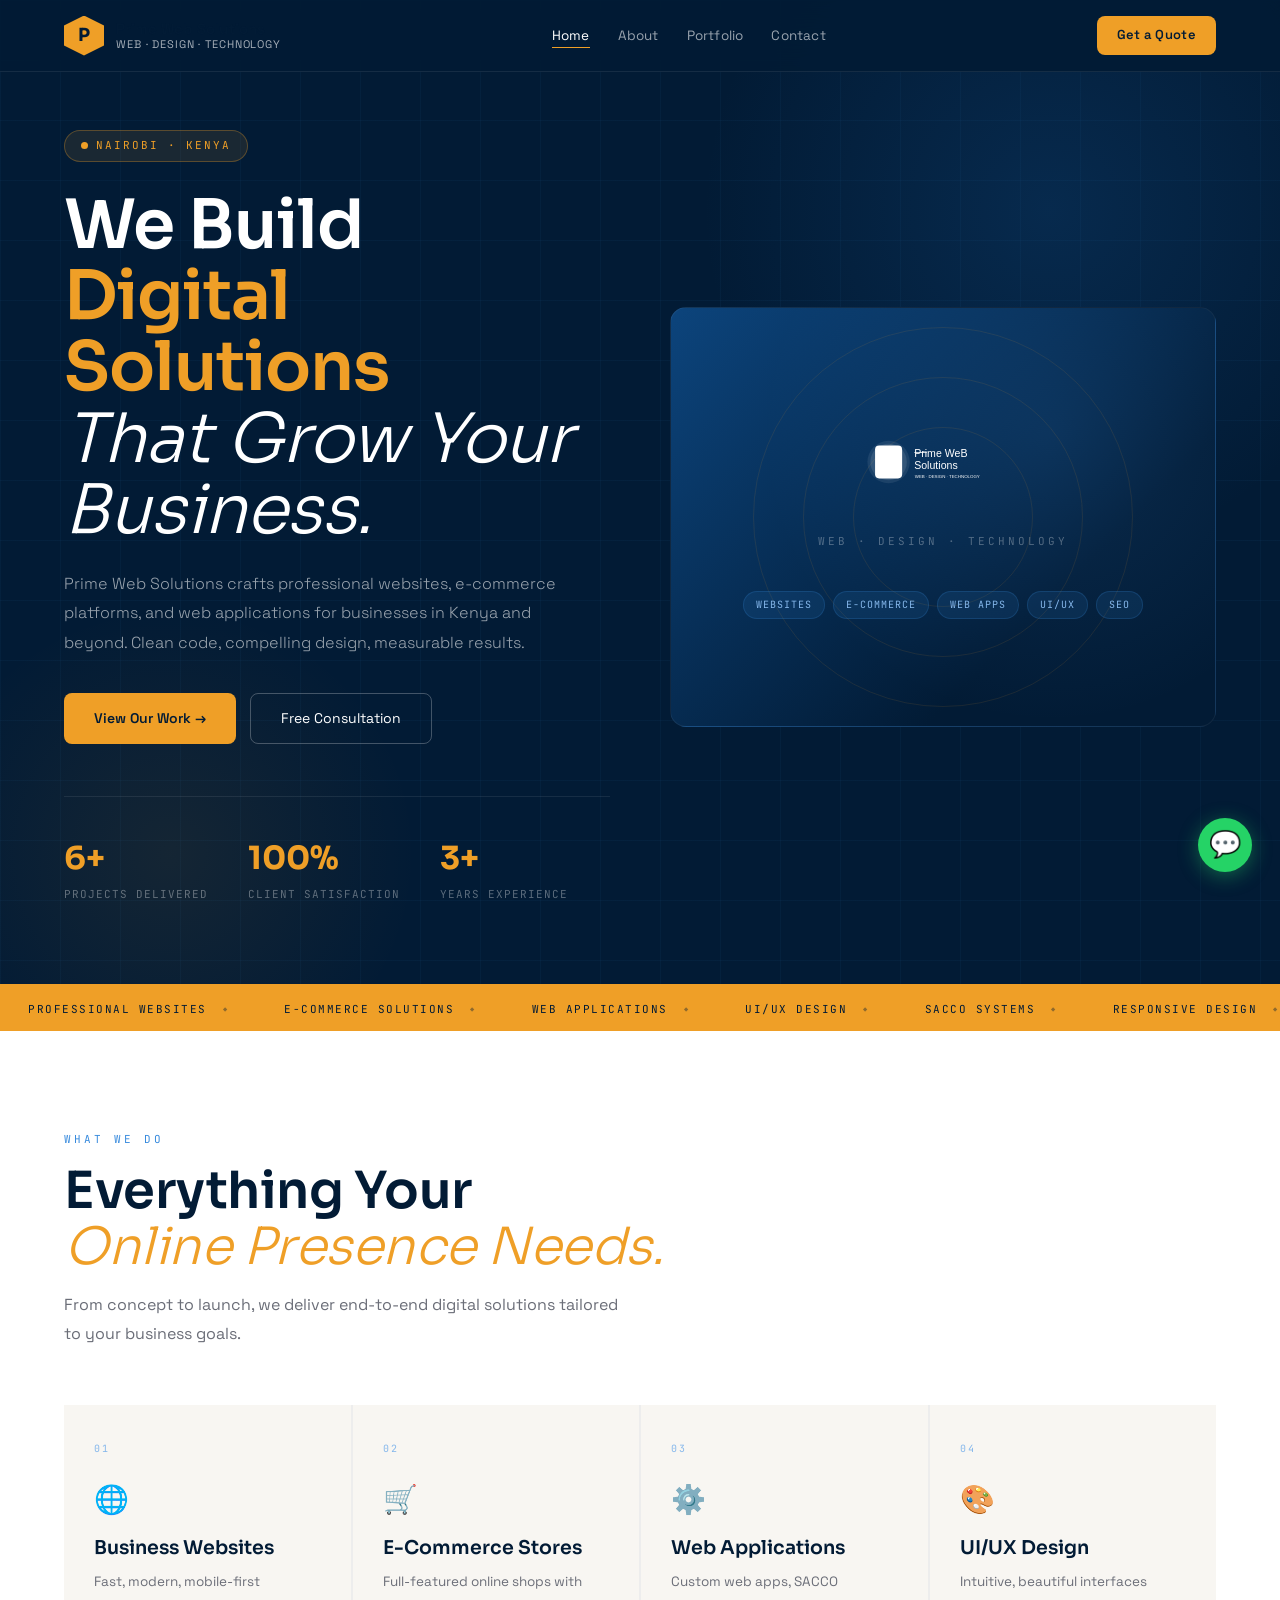
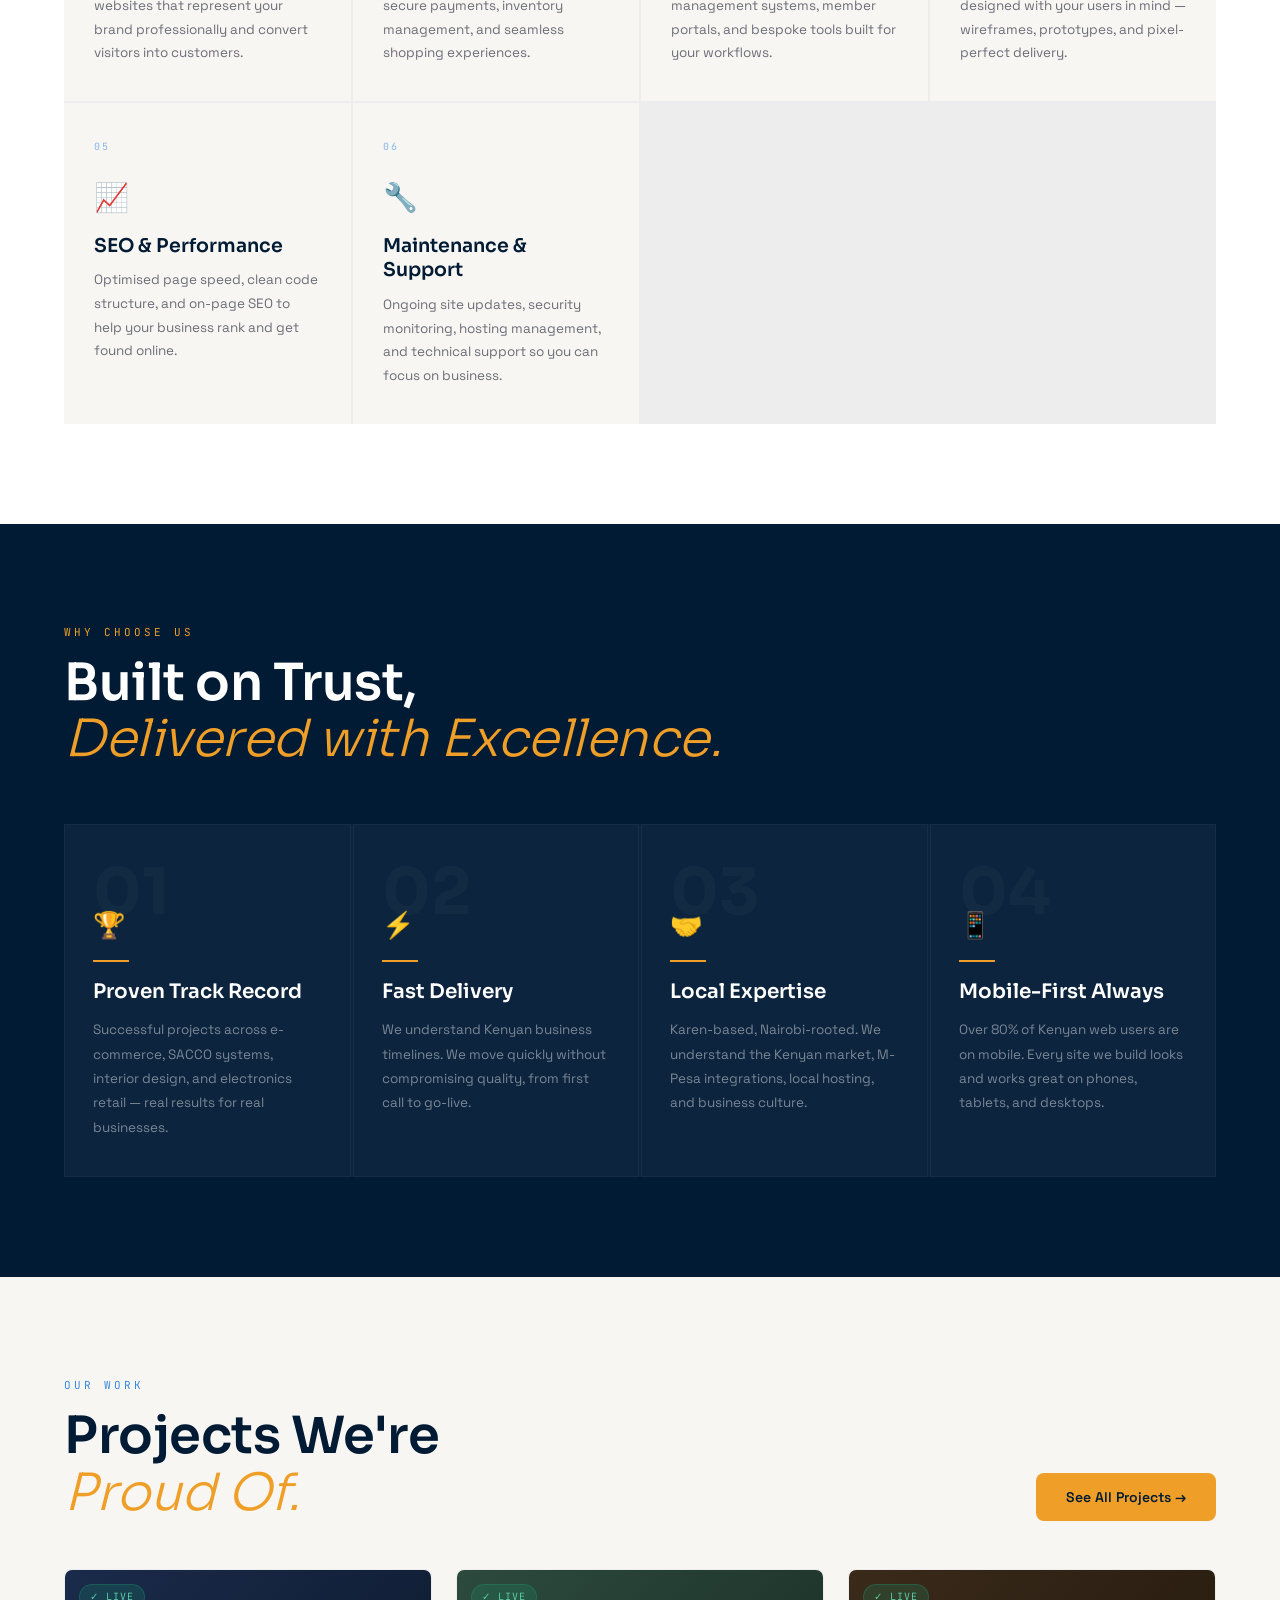
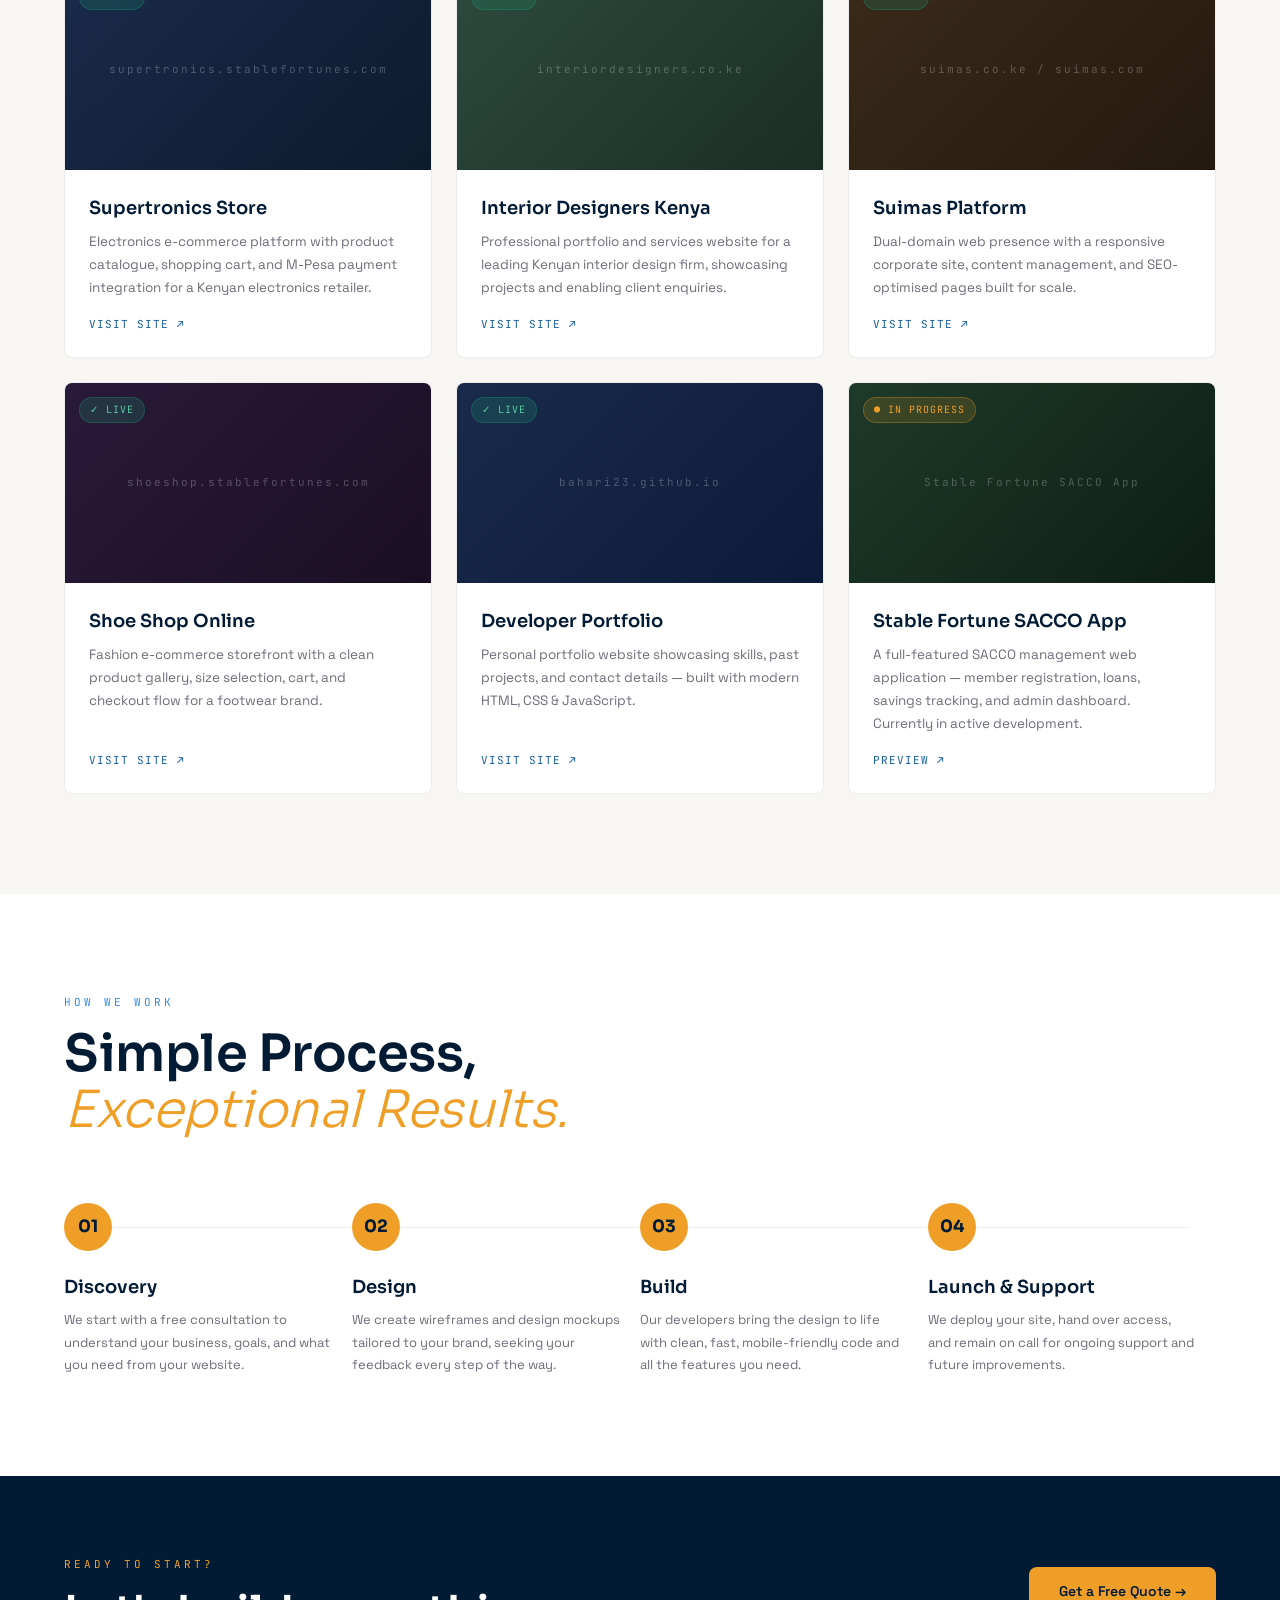
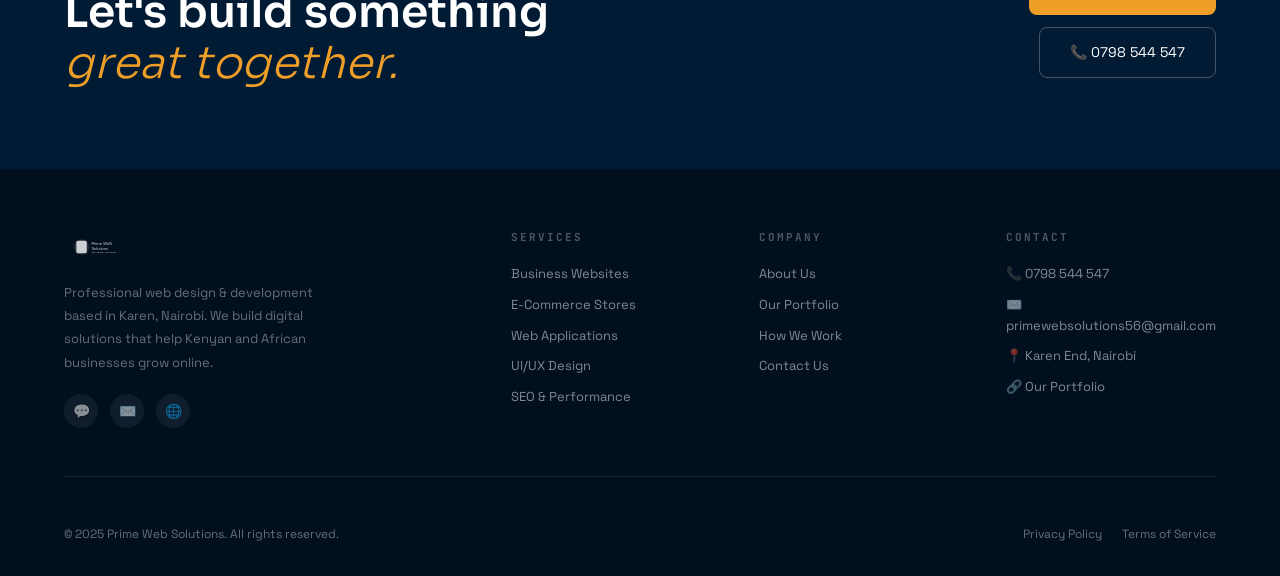
<file: index.html>
<!DOCTYPE html>
<html lang="en">
<head>
<meta charset="UTF-8">
<meta name="viewport" content="width=device-width, initial-scale=1.0">
<title>Prime Web Solutions — Professional Web Design & Development, Nairobi</title>
<meta name="description" content="Prime Web Solutions — Nairobi-based web design & development agency. We build professional websites, e-commerce & web apps for businesses across Kenya & beyond.">
<link rel="preconnect" href="https://fonts.googleapis.com">
<link href="https://fonts.googleapis.com/css2?family=Sora:wght@200;300;400;500;600;700&family=Space+Grotesk:wght@300;400;500;600;700&family=JetBrains+Mono:wght@300;400;500&display=swap" rel="stylesheet">
<link rel="stylesheet" href="style.css">
<style>
/* ── HOME-SPECIFIC ── */
/* HERO */
.hero {
  min-height: 100vh; background: var(--navy);
  display: flex; align-items: center;
  position: relative; overflow: hidden;
  padding: 130px 5% 80px;
}
.hero-grid {
  position: absolute; inset: 0;
  background-image: linear-gradient(rgba(55,138,221,0.05) 1px, transparent 1px),
                    linear-gradient(90deg, rgba(55,138,221,0.05) 1px, transparent 1px);
  background-size: 60px 60px;
}
.hero-blob {
  position: absolute; top: -140px; right: -120px;
  width: 700px; height: 700px;
  background: radial-gradient(circle, rgba(24,95,165,0.22) 0%, transparent 70%);
  pointer-events: none;
}
.hero-blob-2 {
  position: absolute; bottom: -120px; left: -80px;
  width: 500px; height: 500px;
  background: radial-gradient(circle, rgba(239,159,39,0.08) 0%, transparent 70%);
  pointer-events: none;
}
.hero-inner {
  position: relative; z-index: 1;
  display: grid; grid-template-columns: 1fr 1fr; gap: 60px; align-items: center;
  max-width: 1200px; margin: 0 auto; width: 100%;
}
.hero-badge {
  display: inline-flex; align-items: center; gap: 8px;
  background: rgba(239,159,39,0.1); border: 1px solid rgba(239,159,39,0.3);
  border-radius: 50px; padding: 6px 16px; margin-bottom: 28px;
}
.hero-badge-dot {
  width: 7px; height: 7px; background: var(--gold); border-radius: 50%;
  animation: blink 2s infinite;
}
@keyframes blink { 0%,100%{opacity:1;} 50%{opacity:0.3;} }
.hero-badge span { font-family: var(--font-mono); font-size: 11px; color: var(--gold); letter-spacing: 2px; }
.hero h1 {
  font-family: var(--font-display); font-size: clamp(38px, 5.5vw, 68px);
  font-weight: 600; color: var(--white); line-height: 1.05;
  letter-spacing: -1px; margin-bottom: 22px;
}
.hero h1 span { color: var(--gold); }
.hero h1 em { font-style: italic; font-weight: 300; display: block; }
.hero-desc {
  font-size: 16px; font-weight: 300; color: rgba(255,255,255,0.6);
  line-height: 1.85; margin-bottom: 36px; max-width: 500px;
}
.hero-actions { display: flex; gap: 14px; flex-wrap: wrap; }
.hero-stats {
  display: flex; gap: 40px; margin-top: 52px;
  padding-top: 36px; border-top: 1px solid var(--border);
}
.hero-stat-num {
  font-family: var(--font-display); font-size: 32px; font-weight: 700; color: var(--gold);
}
.hero-stat-label {
  font-family: var(--font-mono); font-size: 11px; letter-spacing: 1px;
  color: rgba(255,255,255,0.35); margin-top: 2px;
}

/* HERO VISUAL PANEL */
.hero-visual {
  background: linear-gradient(135deg, #0C447C 0%, #021B35 70%);
  border-radius: 16px; padding: 48px; position: relative; overflow: hidden;
  display: flex; flex-direction: column; align-items: center; justify-content: center;
  min-height: 420px;
  border: 1px solid rgba(255,255,255,0.06);
}
.hero-visual::before {
  content: '';
  position: absolute; inset:0;
  background: radial-gradient(circle at 70% 30%, rgba(55,138,221,0.15) 0%, transparent 60%);
}
.hero-logo-display {
  position: relative; z-index:1;
  display: flex; flex-direction: column; align-items: center; gap: 16px;
  animation: float 5s ease-in-out infinite;
}
@keyframes float { 0%,100%{transform:translateY(0);} 50%{transform:translateY(-10px);} }
.hero-logo-display img { width: 200px; filter: brightness(0) invert(1); }
.hero-visual-tagline {
  font-family: var(--font-mono); font-size: 11px; letter-spacing: 3px;
  color: rgba(255,255,255,0.3); text-align: center; margin-top: 8px; position: relative; z-index:1;
}
.hero-tech-pills {
  display: flex; flex-wrap: wrap; gap: 8px; justify-content: center;
  position: relative; z-index:1; margin-top: 24px;
}
.hero-tech-pill {
  font-family: var(--font-mono); font-size: 10px; color: var(--sky);
  background: rgba(55,138,221,0.12); border: 1px solid rgba(55,138,221,0.2);
  padding: 5px 12px; border-radius: 50px; letter-spacing: 1px;
}
.hero-ring {
  position: absolute; border-radius: 50%;
  border: 1px solid rgba(239,159,39,0.1);
  animation: ringPulse 3.5s ease-in-out infinite;
}
.hero-ring-1 { width: 180px; height: 180px; top: 50%; left: 50%; transform: translate(-50%,-50%); }
.hero-ring-2 { width: 280px; height: 280px; top: 50%; left: 50%; transform: translate(-50%,-50%); animation-delay: 0.5s; }
.hero-ring-3 { width: 380px; height: 380px; top: 50%; left: 50%; transform: translate(-50%,-50%); animation-delay: 1s; }
@keyframes ringPulse { 0%,100%{opacity:0.2;} 50%{opacity:0.6;} }

/* SERVICES */
.services { padding: 100px 5%; background: var(--white); }
.services-wrap { max-width: 1200px; margin: 0 auto; }
.services-intro { margin-bottom: 56px; }
.services-grid {
  display: grid; grid-template-columns: repeat(auto-fill, minmax(280px, 1fr));
  gap: 2px; background: var(--border-light);
}
.svc {
  background: var(--cream); padding: 36px 30px;
  position: relative; overflow: hidden;
  transition: background var(--transition);
  cursor: default;
}
.svc::before {
  content:''; position: absolute; bottom:0; left:0;
  width:0; height: 3px; background: var(--gold);
  transition: width 0.35s ease;
}
.svc:hover { background: var(--navy); }
.svc:hover::before { width: 100%; }
.svc:hover .svc-num { color: rgba(255,255,255,0.08); }
.svc:hover .svc-icon { color: var(--gold); }
.svc:hover .svc-title { color: var(--white); }
.svc:hover .svc-desc { color: var(--sky); }
.svc-num {
  font-family: var(--font-mono); font-size: 10px; color: var(--sky);
  letter-spacing: 2px; margin-bottom: 20px; transition: color var(--transition);
}
.svc-icon {
  font-size: 28px; margin-bottom: 14px;
  transition: color var(--transition);
}
.svc-title {
  font-family: var(--font-display); font-size: 19px; font-weight: 600;
  color: var(--navy); margin-bottom: 10px;
  transition: color var(--transition); line-height: 1.3;
}
.svc-desc {
  font-size: 13.5px; line-height: 1.75; color: var(--gray);
  transition: color var(--transition);
}

/* WHY US */
.why { padding: 100px 5%; background: var(--navy); }
.why-wrap { max-width: 1200px; margin: 0 auto; }
.why-wrap .section-title { color: var(--white); margin-bottom: 56px; }
.why-grid { display: grid; grid-template-columns: repeat(auto-fill, minmax(240px, 1fr)); gap: 2px; background: rgba(255,255,255,0.04); }
.why-card {
  padding: 36px 28px; border: 1px solid rgba(255,255,255,0.04);
  transition: background var(--transition), border-color var(--transition);
}
.why-card:hover { background: rgba(239,159,39,0.06); border-color: rgba(239,159,39,0.2); }
.why-num {
  font-family: var(--font-display); font-size: 64px; font-weight: 700;
  color: rgba(255,255,255,0.03); line-height: 1; margin-bottom: -20px;
}
.why-icon { font-size: 26px; margin-bottom: 14px; }
.why-title {
  font-family: var(--font-display); font-size: 20px; font-weight: 600;
  color: var(--white); margin-bottom: 10px;
}
.why-bar { width: 36px; height: 2px; background: var(--gold); margin-bottom: 14px; }
.why-desc { font-size: 13.5px; line-height: 1.8; color: rgba(255,255,255,0.45); }

/* PORTFOLIO PREVIEW */
.portfolio-preview { padding: 100px 5%; background: var(--cream); }
.portfolio-preview-wrap { max-width: 1200px; margin: 0 auto; }
.portfolio-preview-intro { display: flex; justify-content: space-between; align-items: flex-end; margin-bottom: 48px; flex-wrap: wrap; gap: 24px; }
.projects-grid { display: grid; grid-template-columns: repeat(auto-fill, minmax(340px, 1fr)); gap: 24px; }
.project-card {
  background: var(--white); border-radius: var(--radius);
  overflow: hidden; border: 1px solid var(--border-light);
  transition: transform var(--transition), box-shadow var(--transition);
  display: flex; flex-direction: column;
}
.project-card:hover { transform: translateY(-6px); box-shadow: 0 20px 48px rgba(2,27,53,0.12); }
.project-thumb {
  height: 200px; background: linear-gradient(135deg, var(--navy-mid), var(--navy));
  display: flex; align-items: center; justify-content: center;
  position: relative; overflow: hidden;
}
.project-thumb-label {
  font-family: var(--font-mono); font-size: 11px; letter-spacing: 2px;
  color: rgba(255,255,255,0.25);
}
.project-thumb.supertronics { background: linear-gradient(135deg, #1a2a4a, #0d1b2e); }
.project-thumb.interior { background: linear-gradient(135deg, #2d4a3e, #1a2e25); }
.project-thumb.suimas { background: linear-gradient(135deg, #3a2a1a, #241a0e); }
.project-thumb.shoes { background: linear-gradient(135deg, #2a1a3a, #1a0e24); }
.project-thumb.portfolio { background: linear-gradient(135deg, #1a2a4a, #0d1b3a); }
.project-thumb.sacco { background: linear-gradient(135deg, #1e3a2a, #0d1e14); }
.project-tag {
  position: absolute; top: 14px; left: 14px;
  font-family: var(--font-mono); font-size: 10px;
  padding: 4px 10px; border-radius: 50px; letter-spacing: 1px; text-transform: uppercase;
}
.tag-live { background: rgba(29,158,117,0.2); color: #5DCAA5; border: 1px solid rgba(29,158,117,0.3); }
.tag-ongoing { background: rgba(239,159,39,0.15); color: var(--gold); border: 1px solid rgba(239,159,39,0.3); }
.project-body { padding: 24px; flex: 1; display: flex; flex-direction: column; }
.project-name {
  font-family: var(--font-display); font-size: 18px; font-weight: 600;
  color: var(--navy); margin-bottom: 8px;
}
.project-desc { font-size: 13.5px; line-height: 1.7; color: var(--gray); flex: 1; margin-bottom: 16px; }
.project-link {
  font-family: var(--font-mono); font-size: 11px; letter-spacing: 1px;
  color: var(--blue); display: inline-flex; align-items: center; gap: 6px;
  transition: color var(--transition); text-transform: uppercase;
}
.project-link:hover { color: var(--gold); }

/* PROCESS */
.process { padding: 100px 5%; background: var(--white); }
.process-wrap { max-width: 1200px; margin: 0 auto; }
.process-wrap .section-title { margin-bottom: 64px; }
.steps { display: grid; grid-template-columns: repeat(4, 1fr); gap: 0; position: relative; }
.steps::before {
  content:''; position: absolute; top: 24px; left: 28px; right: 28px;
  height: 1px; background: var(--border-light); z-index: 0;
}
.step { padding: 0 20px 0 0; position: relative; z-index: 1; }
.step-dot {
  width: 48px; height: 48px; background: var(--gold); border-radius: 50%;
  display: flex; align-items: center; justify-content: center;
  font-family: var(--font-display); font-size: 17px; font-weight: 700;
  color: var(--navy); margin-bottom: 22px;
}
.step-title {
  font-family: var(--font-display); font-size: 18px; font-weight: 600;
  color: var(--navy); margin-bottom: 8px;
}
.step-desc { font-size: 13px; line-height: 1.7; color: var(--gray); }

/* CONTACT STRIP */
.contact-strip { padding: 80px 5%; background: var(--navy); }
.contact-strip-inner {
  max-width: 1200px; margin: 0 auto;
  display: grid; grid-template-columns: 1fr auto; gap: 48px; align-items: center;
}
.contact-strip-title {
  font-family: var(--font-display); font-size: clamp(28px, 3.5vw, 44px); font-weight: 600;
  color: var(--white); line-height: 1.15;
}
.contact-strip-title em { color: var(--gold); font-style: italic; font-weight: 300; }
.contact-strip-actions { display: flex; flex-direction: column; gap: 12px; align-items: flex-end; }

/* RESPONSIVE HOME */
@media (max-width: 900px) {
  .hero-inner { grid-template-columns: 1fr; }
  .hero-visual { display: none; }
  .steps { grid-template-columns: 1fr 1fr; gap: 32px; }
  .steps::before { display: none; }
  .contact-strip-inner { grid-template-columns: 1fr; }
  .contact-strip-actions { align-items: flex-start; }
}
@media (max-width: 600px) {
  .hero { padding: 120px 5% 60px; }
  .hero-stats { gap: 28px; }
  .steps { grid-template-columns: 1fr; }
}
</style>
</head>
<body>

<!-- NAV -->
<nav id="navbar">
  <a href="index.html" class="nav-logo">
    <div class="nav-logo-mark"><span>P</span></div>
    <div class="nav-brand-text">
      <strong>Prime Web Solutions</strong>
      <em>WEB · DESIGN · TECHNOLOGY</em>
    </div>
  </a>
  <div class="nav-links">
    <a href="index.html" class="active">Home</a>
    <a href="about.html">About</a>
    <a href="portfolio.html">Portfolio</a>
    <a href="contact.html">Contact</a>
  </div>
  <a href="contact.html" class="nav-cta">Get a Quote</a>
  <button class="hamburger" onclick="toggleMenu()" aria-label="Menu">
    <span></span><span></span><span></span>
  </button>
</nav>
<div class="mobile-menu" id="mobileMenu">
  <a href="index.html" onclick="closeMobile()">Home</a>
  <a href="about.html" onclick="closeMobile()">About</a>
  <a href="portfolio.html" onclick="closeMobile()">Portfolio</a>
  <a href="contact.html" onclick="closeMobile()">Contact</a>
  <a href="contact.html" class="nav-cta" onclick="closeMobile()">Get a Free Quote →</a>
</div>

<!-- HERO -->
<section class="hero" id="home">
  <div class="hero-grid"></div>
  <div class="hero-blob"></div>
  <div class="hero-blob-2"></div>
  <div class="hero-inner">
    <div class="hero-content">
      <div class="hero-badge">
        <div class="hero-badge-dot"></div>
        <span>NAIROBI · KENYA</span>
      </div>
      <h1>
        We Build<br>
        <span>Digital Solutions</span>
        <em>That Grow Your Business.</em>
      </h1>
      <p class="hero-desc">
        Prime Web Solutions crafts professional websites, e-commerce platforms, and web applications for businesses in Kenya and beyond. Clean code, compelling design, measurable results.
      </p>
      <div class="hero-actions">
        <a href="portfolio.html" class="btn-primary">View Our Work →</a>
        <a href="contact.html" class="btn-outline">Free Consultation</a>
      </div>
      <div class="hero-stats">
        <div>
          <div class="hero-stat-num">6+</div>
          <div class="hero-stat-label">PROJECTS DELIVERED</div>
        </div>
        <div>
          <div class="hero-stat-num">100%</div>
          <div class="hero-stat-label">CLIENT SATISFACTION</div>
        </div>
        <div>
          <div class="hero-stat-num">3+</div>
          <div class="hero-stat-label">YEARS EXPERIENCE</div>
        </div>
      </div>
    </div>
    <div class="hero-visual">
      <div class="hero-ring hero-ring-1"></div>
      <div class="hero-ring hero-ring-2"></div>
      <div class="hero-ring hero-ring-3"></div>
      <div class="hero-logo-display">
        <img src="images/logo.svg" alt="Prime Web Solutions Logo">
        <div class="hero-visual-tagline">WEB · DESIGN · TECHNOLOGY</div>
        <div class="hero-tech-pills">
          <span class="hero-tech-pill">WEBSITES</span>
          <span class="hero-tech-pill">E-COMMERCE</span>
          <span class="hero-tech-pill">WEB APPS</span>
          <span class="hero-tech-pill">UI/UX</span>
          <span class="hero-tech-pill">SEO</span>
        </div>
      </div>
    </div>
  </div>
</section>

<!-- TICKER -->
<div class="ticker">
  <div class="ticker-inner">
    <span class="ticker-item">PROFESSIONAL WEBSITES</span>
    <span class="ticker-item">E-COMMERCE SOLUTIONS</span>
    <span class="ticker-item">WEB APPLICATIONS</span>
    <span class="ticker-item">UI/UX DESIGN</span>
    <span class="ticker-item">SACCO SYSTEMS</span>
    <span class="ticker-item">RESPONSIVE DESIGN</span>
    <span class="ticker-item">SEO OPTIMIZATION</span>
    <span class="ticker-item">MOBILE-FIRST APPROACH</span>
    <span class="ticker-item">NAIROBI, KENYA</span>
    <!-- duplicate for seamless loop -->
    <span class="ticker-item">PROFESSIONAL WEBSITES</span>
    <span class="ticker-item">E-COMMERCE SOLUTIONS</span>
    <span class="ticker-item">WEB APPLICATIONS</span>
    <span class="ticker-item">UI/UX DESIGN</span>
    <span class="ticker-item">SACCO SYSTEMS</span>
    <span class="ticker-item">RESPONSIVE DESIGN</span>
    <span class="ticker-item">SEO OPTIMIZATION</span>
    <span class="ticker-item">MOBILE-FIRST APPROACH</span>
    <span class="ticker-item">NAIROBI, KENYA</span>
  </div>
</div>

<!-- SERVICES -->
<section class="services" id="services">
  <div class="services-wrap">
    <div class="services-intro reveal">
      <span class="section-label">WHAT WE DO</span>
      <h2 class="section-title">Everything Your<br><em>Online Presence Needs.</em></h2>
      <p class="section-subtitle">From concept to launch, we deliver end-to-end digital solutions tailored to your business goals.</p>
    </div>
    <div class="services-grid">
      <div class="svc reveal">
        <div class="svc-num">01</div>
        <div class="svc-icon">🌐</div>
        <div class="svc-title">Business Websites</div>
        <div class="svc-desc">Fast, modern, mobile-first websites that represent your brand professionally and convert visitors into customers.</div>
      </div>
      <div class="svc reveal reveal-delay-1">
        <div class="svc-num">02</div>
        <div class="svc-icon">🛒</div>
        <div class="svc-title">E-Commerce Stores</div>
        <div class="svc-desc">Full-featured online shops with secure payments, inventory management, and seamless shopping experiences.</div>
      </div>
      <div class="svc reveal reveal-delay-2">
        <div class="svc-num">03</div>
        <div class="svc-icon">⚙️</div>
        <div class="svc-title">Web Applications</div>
        <div class="svc-desc">Custom web apps, SACCO management systems, member portals, and bespoke tools built for your workflows.</div>
      </div>
      <div class="svc reveal reveal-delay-3">
        <div class="svc-num">04</div>
        <div class="svc-icon">🎨</div>
        <div class="svc-title">UI/UX Design</div>
        <div class="svc-desc">Intuitive, beautiful interfaces designed with your users in mind — wireframes, prototypes, and pixel-perfect delivery.</div>
      </div>
      <div class="svc reveal">
        <div class="svc-num">05</div>
        <div class="svc-icon">📈</div>
        <div class="svc-title">SEO & Performance</div>
        <div class="svc-desc">Optimised page speed, clean code structure, and on-page SEO to help your business rank and get found online.</div>
      </div>
      <div class="svc reveal reveal-delay-1">
        <div class="svc-num">06</div>
        <div class="svc-icon">🔧</div>
        <div class="svc-title">Maintenance & Support</div>
        <div class="svc-desc">Ongoing site updates, security monitoring, hosting management, and technical support so you can focus on business.</div>
      </div>
    </div>
  </div>
</section>

<!-- WHY US -->
<section class="why" id="why">
  <div class="why-wrap">
    <span class="section-label reveal" style="color:var(--gold)">WHY CHOOSE US</span>
    <h2 class="section-title reveal">Built on Trust,<br><em>Delivered with Excellence.</em></h2>
    <div class="why-grid" style="margin-top:48px;">
      <div class="why-card reveal">
        <div class="why-num">01</div>
        <div class="why-icon">🏆</div>
        <div class="why-bar"></div>
        <div class="why-title">Proven Track Record</div>
        <div class="why-desc">Successful projects across e-commerce, SACCO systems, interior design, and electronics retail — real results for real businesses.</div>
      </div>
      <div class="why-card reveal reveal-delay-1">
        <div class="why-num">02</div>
        <div class="why-icon">⚡</div>
        <div class="why-bar"></div>
        <div class="why-title">Fast Delivery</div>
        <div class="why-desc">We understand Kenyan business timelines. We move quickly without compromising quality, from first call to go-live.</div>
      </div>
      <div class="why-card reveal reveal-delay-2">
        <div class="why-num">03</div>
        <div class="why-icon">🤝</div>
        <div class="why-bar"></div>
        <div class="why-title">Local Expertise</div>
        <div class="why-desc">Karen-based, Nairobi-rooted. We understand the Kenyan market, M-Pesa integrations, local hosting, and business culture.</div>
      </div>
      <div class="why-card reveal reveal-delay-3">
        <div class="why-num">04</div>
        <div class="why-icon">📱</div>
        <div class="why-bar"></div>
        <div class="why-title">Mobile-First Always</div>
        <div class="why-desc">Over 80% of Kenyan web users are on mobile. Every site we build looks and works great on phones, tablets, and desktops.</div>
      </div>
    </div>
  </div>
</section>

<!-- PORTFOLIO PREVIEW -->
<section class="portfolio-preview" id="portfolio">
  <div class="portfolio-preview-wrap">
    <div class="portfolio-preview-intro">
      <div class="reveal">
        <span class="section-label">OUR WORK</span>
        <h2 class="section-title">Projects We're<br><em>Proud Of.</em></h2>
      </div>
      <a href="portfolio.html" class="btn-primary reveal" style="white-space:nowrap">See All Projects →</a>
    </div>
    <div class="projects-grid">
      <div class="project-card reveal">
        <div class="project-thumb supertronics">
          <span class="project-tag tag-live">✓ LIVE</span>
          <span class="project-thumb-label">supertronics.stablefortunes.com</span>
        </div>
        <div class="project-body">
          <div class="project-name">Supertronics Store</div>
          <p class="project-desc">Electronics e-commerce platform with product catalogue, shopping cart, and M-Pesa payment integration for a Kenyan electronics retailer.</p>
          <a href="https://supertronics.stablefortunes.com/" target="_blank" class="project-link">Visit Site ↗</a>
        </div>
      </div>
      <div class="project-card reveal reveal-delay-1">
        <div class="project-thumb interior">
          <span class="project-tag tag-live">✓ LIVE</span>
          <span class="project-thumb-label">interiordesigners.co.ke</span>
        </div>
        <div class="project-body">
          <div class="project-name">Interior Designers Kenya</div>
          <p class="project-desc">Professional portfolio and services website for a leading Kenyan interior design firm, showcasing projects and enabling client enquiries.</p>
          <a href="https://interiordesigners.co.ke/" target="_blank" class="project-link">Visit Site ↗</a>
        </div>
      </div>
      <div class="project-card reveal reveal-delay-2">
        <div class="project-thumb suimas">
          <span class="project-tag tag-live">✓ LIVE</span>
          <span class="project-thumb-label">suimas.co.ke / suimas.com</span>
        </div>
        <div class="project-body">
          <div class="project-name">Suimas Platform</div>
          <p class="project-desc">Dual-domain web presence with a responsive corporate site, content management, and SEO-optimised pages built for scale.</p>
          <a href="https://suimas.co.ke" target="_blank" class="project-link">Visit Site ↗</a>
        </div>
      </div>
      <div class="project-card reveal">
        <div class="project-thumb shoes">
          <span class="project-tag tag-live">✓ LIVE</span>
          <span class="project-thumb-label">shoeshop.stablefortunes.com</span>
        </div>
        <div class="project-body">
          <div class="project-name">Shoe Shop Online</div>
          <p class="project-desc">Fashion e-commerce storefront with a clean product gallery, size selection, cart, and checkout flow for a footwear brand.</p>
          <a href="https://shoeshop.stablefortunes.com/" target="_blank" class="project-link">Visit Site ↗</a>
        </div>
      </div>
      <div class="project-card reveal reveal-delay-1">
        <div class="project-thumb portfolio">
          <span class="project-tag tag-live">✓ LIVE</span>
          <span class="project-thumb-label">bahari23.github.io</span>
        </div>
        <div class="project-body">
          <div class="project-name">Developer Portfolio</div>
          <p class="project-desc">Personal portfolio website showcasing skills, past projects, and contact details — built with modern HTML, CSS & JavaScript.</p>
          <a href="https://bahari23.github.io/" target="_blank" class="project-link">Visit Site ↗</a>
        </div>
      </div>
      <div class="project-card reveal reveal-delay-2">
        <div class="project-thumb sacco">
          <span class="project-tag tag-ongoing">● IN PROGRESS</span>
          <span class="project-thumb-label">Stable Fortune SACCO App</span>
        </div>
        <div class="project-body">
          <div class="project-name">Stable Fortune SACCO App</div>
          <p class="project-desc">A full-featured SACCO management web application — member registration, loans, savings tracking, and admin dashboard. Currently in active development.</p>
          <a href="https://bahari23.github.io/Stabble-Fortune-Sacco-App/" target="_blank" class="project-link">Preview ↗</a>
        </div>
      </div>
    </div>
  </div>
</section>

<!-- PROCESS -->
<section class="process" id="process">
  <div class="process-wrap">
    <span class="section-label reveal">HOW WE WORK</span>
    <h2 class="section-title reveal">Simple Process,<br><em>Exceptional Results.</em></h2>
    <div class="steps" style="margin-top:0;">
      <div class="step reveal">
        <div class="step-dot">01</div>
        <div class="step-title">Discovery</div>
        <div class="step-desc">We start with a free consultation to understand your business, goals, and what you need from your website.</div>
      </div>
      <div class="step reveal reveal-delay-1">
        <div class="step-dot">02</div>
        <div class="step-title">Design</div>
        <div class="step-desc">We create wireframes and design mockups tailored to your brand, seeking your feedback every step of the way.</div>
      </div>
      <div class="step reveal reveal-delay-2">
        <div class="step-dot">03</div>
        <div class="step-title">Build</div>
        <div class="step-desc">Our developers bring the design to life with clean, fast, mobile-friendly code and all the features you need.</div>
      </div>
      <div class="step reveal reveal-delay-3">
        <div class="step-dot">04</div>
        <div class="step-title">Launch & Support</div>
        <div class="step-desc">We deploy your site, hand over access, and remain on call for ongoing support and future improvements.</div>
      </div>
    </div>
  </div>
</section>

<!-- CONTACT STRIP -->
<section class="contact-strip">
  <div class="contact-strip-inner">
    <div class="reveal">
      <span class="section-label" style="color:var(--gold)">READY TO START?</span>
      <h2 class="contact-strip-title">Let's build something<br><em>great together.</em></h2>
    </div>
    <div class="contact-strip-actions reveal reveal-delay-2">
      <a href="contact.html" class="btn-primary">Get a Free Quote →</a>
      <a href="tel:+254798544547" class="btn-outline">📞 0798 544 547</a>
    </div>
  </div>
</section>

<!-- FOOTER -->
<footer>
  <div class="footer-top">
    <div class="footer-brand">
      <img src="images/logo.svg" alt="Prime Web Solutions" class="footer-logo-img">
      <p>Professional web design & development based in Karen, Nairobi. We build digital solutions that help Kenyan and African businesses grow online.</p>
      <div class="footer-social">
        <a href="https://wa.me/254798544547" title="WhatsApp">💬</a>
        <a href="mailto:primewebsolutions56@gmail.com" title="Email">✉️</a>
        <a href="https://bahari23.github.io/" title="Portfolio" target="_blank">🌐</a>
      </div>
    </div>
    <div class="footer-col">
      <h4>SERVICES</h4>
      <a href="#services">Business Websites</a>
      <a href="#services">E-Commerce Stores</a>
      <a href="#services">Web Applications</a>
      <a href="#services">UI/UX Design</a>
      <a href="#services">SEO & Performance</a>
    </div>
    <div class="footer-col">
      <h4>COMPANY</h4>
      <a href="about.html">About Us</a>
      <a href="portfolio.html">Our Portfolio</a>
      <a href="#process">How We Work</a>
      <a href="contact.html">Contact Us</a>
    </div>
    <div class="footer-col">
      <h4>CONTACT</h4>
      <a href="tel:+254798544547">📞 0798 544 547</a>
      <a href="mailto:primewebsolutions56@gmail.com">✉️ primewebsolutions56@gmail.com</a>
      <a href="#">📍 Karen End, Nairobi</a>
      <a href="https://bahari23.github.io/" target="_blank">🔗 Our Portfolio</a>
    </div>
  </div>
  <div class="footer-bottom">
    <p>© 2025 Prime Web Solutions. All rights reserved.</p>
    <div class="footer-bottom-links">
      <a href="#">Privacy Policy</a>
      <a href="#">Terms of Service</a>
    </div>
  </div>
</footer>

<!-- WHATSAPP FAB -->
<a href="https://wa.me/254798544547?text=Hi%2C%20I%20found%20you%20on%20your%20website%20and%20I%20would%20like%20to%20enquire%20about%20your%20services." class="whatsapp-fab" target="_blank" title="Chat on WhatsApp">💬</a>

<script>
window.addEventListener('scroll', () => {
  document.getElementById('navbar').classList.toggle('scrolled', window.scrollY > 60);
});
function toggleMenu() { document.getElementById('mobileMenu').classList.toggle('open'); }
function closeMobile() { document.getElementById('mobileMenu').classList.remove('open'); }

const io = new IntersectionObserver(entries => {
  entries.forEach(e => { if(e.isIntersecting) e.target.classList.add('visible'); });
}, { threshold: 0.1, rootMargin: '0px 0px -40px 0px' });
document.querySelectorAll('.reveal').forEach(el => io.observe(el));
</script>
</body>
</html>
</file>
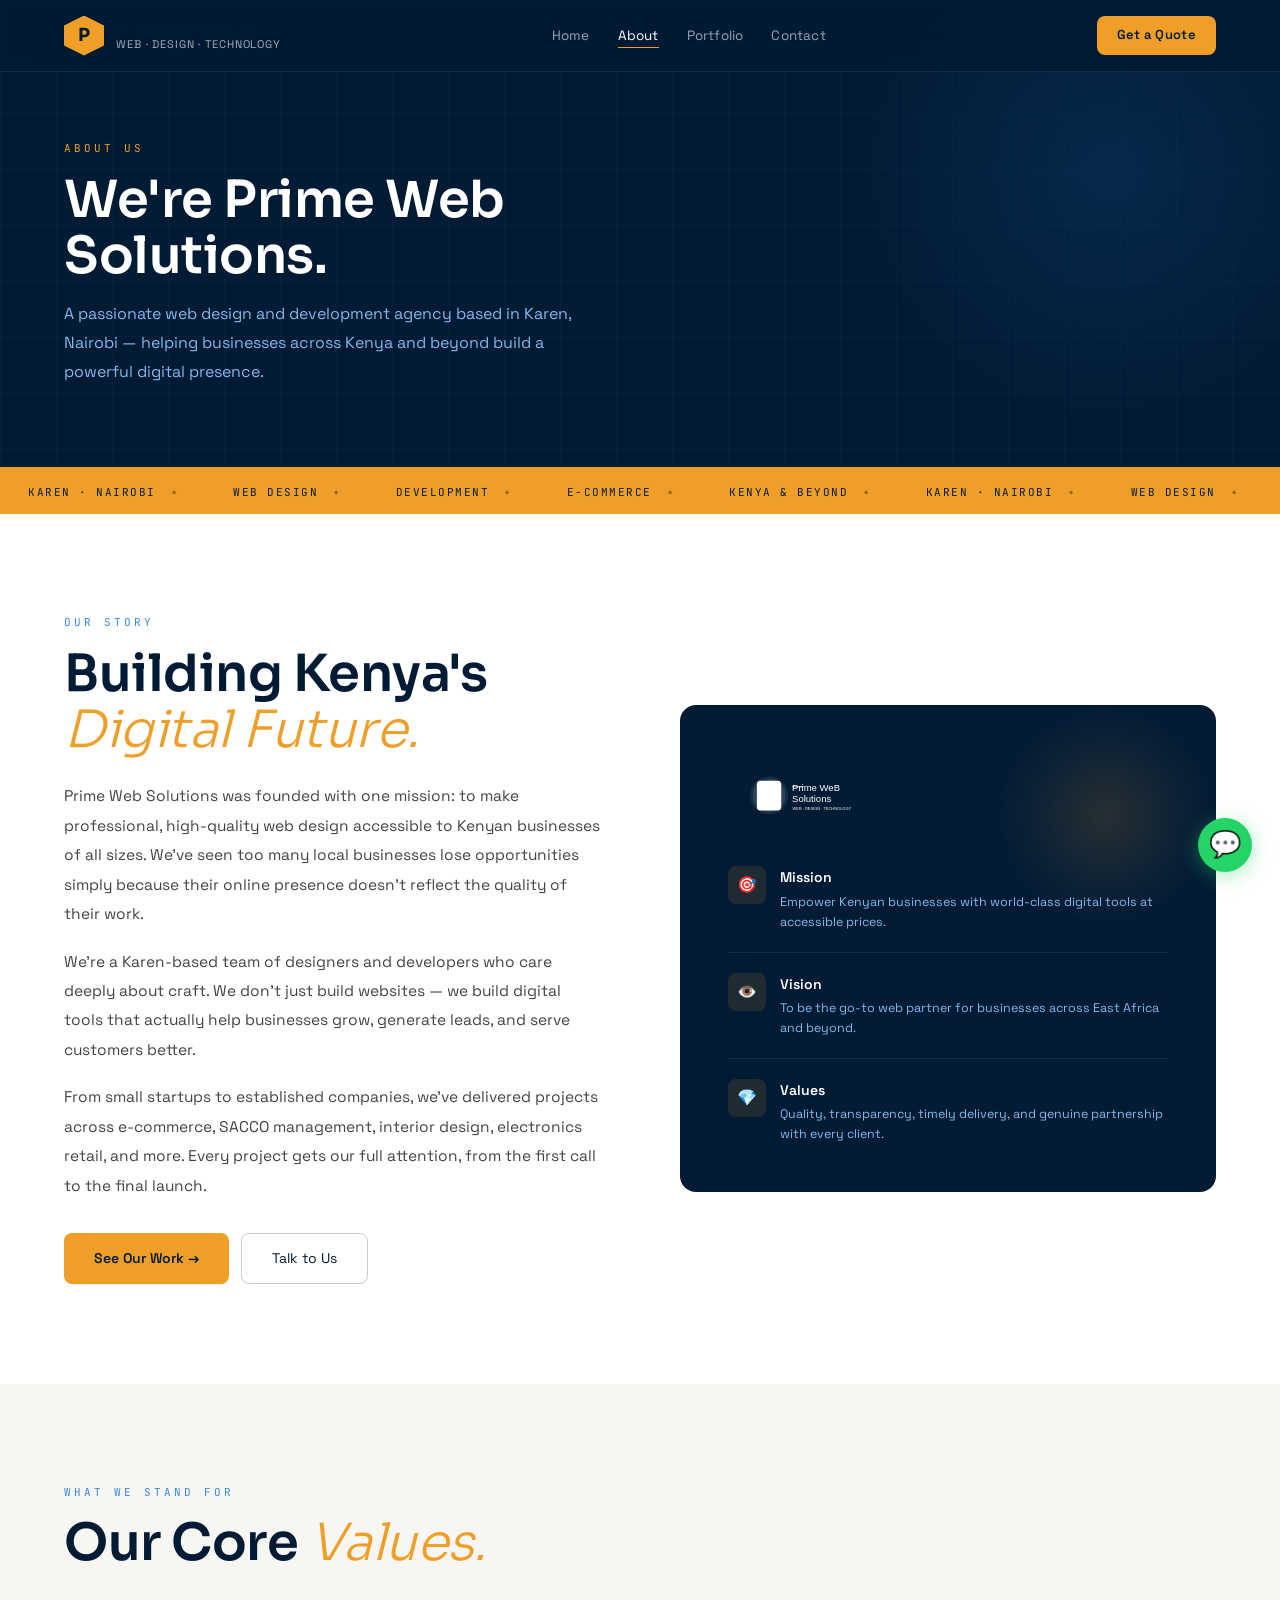
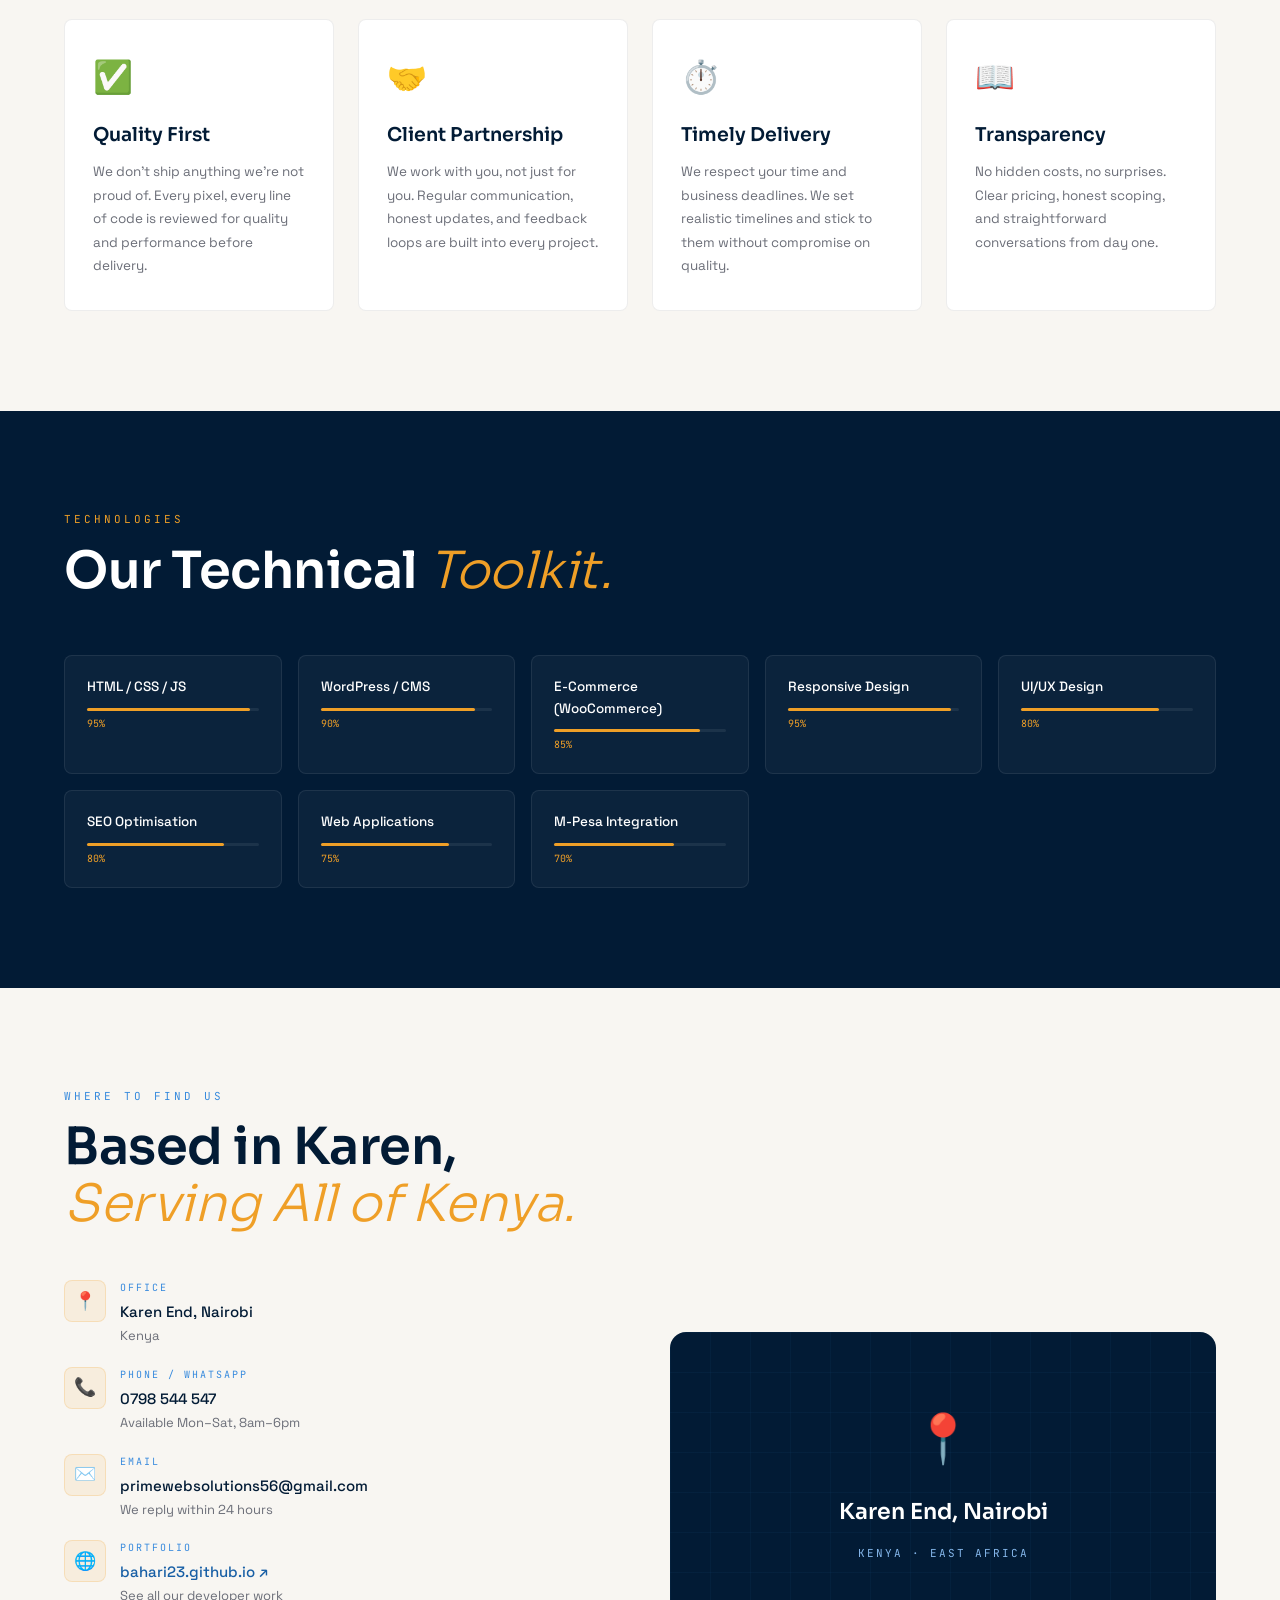
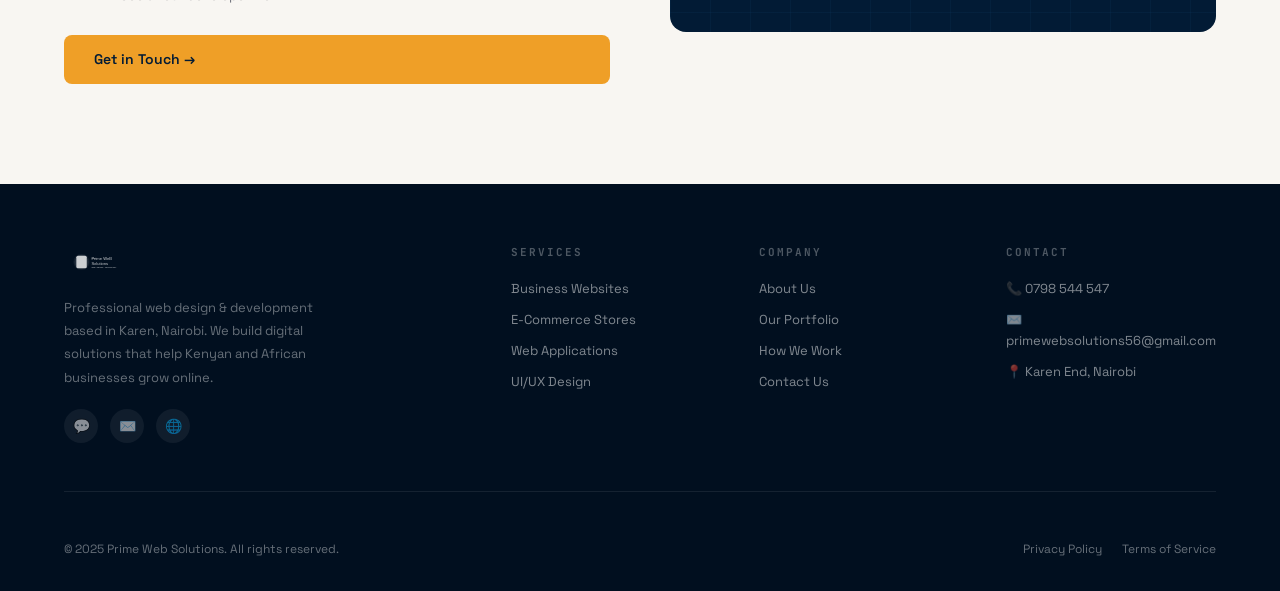
<file: about.html>
<!DOCTYPE html>
<html lang="en">
<head>
<meta charset="UTF-8">
<meta name="viewport" content="width=device-width, initial-scale=1.0">
<title>About Us — Prime Web Solutions, Nairobi</title>
<meta name="description" content="Learn about Prime Web Solutions — a Karen-based web design agency passionate about helping Kenyan businesses thrive online.">
<link rel="preconnect" href="https://fonts.googleapis.com">
<link href="https://fonts.googleapis.com/css2?family=Sora:wght@200;300;400;500;600;700&family=Space+Grotesk:wght@300;400;500;600;700&family=JetBrains+Mono:wght@300;400;500&display=swap" rel="stylesheet">
<link rel="stylesheet" href="style.css">
<style>
/* ABOUT PAGE STYLES */
.about-section { padding: 100px 5%; background: var(--white); }
.about-section-alt { padding: 100px 5%; background: var(--cream); }
.about-wrap { max-width: 1200px; margin: 0 auto; }

/* STORY */
.story-grid { display: grid; grid-template-columns: 1fr 1fr; gap: 80px; align-items: center; }
.story-content .section-title { margin-bottom: 24px; }
.story-content p { font-size: 15.5px; line-height: 1.9; color: #444; margin-bottom: 18px; }
.story-content p:last-of-type { margin-bottom: 32px; }
.story-visual {
  background: var(--navy); border-radius: 16px; padding: 48px;
  position: relative; overflow: hidden; min-height: 380px;
  display: flex; flex-direction: column; justify-content: center;
}
.story-visual::before {
  content:''; position: absolute; top: 0; right:0;
  width: 220px; height: 220px;
  background: radial-gradient(circle, rgba(239,159,39,0.15) 0%, transparent 70%);
}
.story-logo { width: 180px; filter: brightness(0) invert(1); margin-bottom: 28px; position: relative; z-index:1; }
.story-pillars { display: flex; flex-direction: column; gap: 20px; position: relative; z-index:1; }
.pillar { display: flex; gap: 14px; align-items: flex-start; padding-bottom: 20px; border-bottom: 1px solid var(--border); }
.pillar:last-child { border-bottom:none; padding-bottom:0; }
.pillar-icon {
  width: 38px; height: 38px; background: rgba(239,159,39,0.12);
  border-radius: 8px; display: flex; align-items: center; justify-content: center;
  font-size: 16px; flex-shrink: 0;
}
.pillar-title { font-size: 14px; font-weight: 600; color: var(--white); margin-bottom: 3px; }
.pillar-desc { font-size: 12.5px; color: var(--sky); line-height: 1.6; }

/* VALUES */
.values-grid { display: grid; grid-template-columns: repeat(auto-fill, minmax(260px, 1fr)); gap: 24px; margin-top: 48px; }
.value-card {
  background: var(--white); border: 1px solid var(--border-light);
  border-radius: var(--radius); padding: 32px 28px;
  transition: border-color var(--transition), transform var(--transition);
}
.value-card:hover { border-color: var(--gold); transform: translateY(-4px); }
.value-icon { font-size: 32px; margin-bottom: 16px; }
.value-title {
  font-family: var(--font-display); font-size: 19px; font-weight: 600;
  color: var(--navy); margin-bottom: 10px;
}
.value-desc { font-size: 13.5px; line-height: 1.75; color: var(--gray); }

/* SKILLS */
.skills-section { padding: 100px 5%; background: var(--navy); }
.skills-wrap { max-width: 1200px; margin: 0 auto; }
.skills-wrap .section-title { color: var(--white); margin-bottom: 56px; }
.skills-grid { display: grid; grid-template-columns: repeat(auto-fill, minmax(200px, 1fr)); gap: 16px; }
.skill-item {
  background: rgba(255,255,255,0.04); border: 1px solid var(--border);
  border-radius: var(--radius); padding: 20px 22px;
  transition: background var(--transition), border-color var(--transition);
}
.skill-item:hover { background: rgba(239,159,39,0.06); border-color: rgba(239,159,39,0.2); }
.skill-name { font-size: 13.5px; font-weight: 500; color: var(--white); margin-bottom: 10px; }
.skill-bar-bg { height: 3px; background: rgba(255,255,255,0.07); border-radius: 2px; }
.skill-bar { height: 3px; background: var(--gold); border-radius: 2px; transition: width 1.2s ease; width: 0; }
.skill-item.visible .skill-bar { width: var(--w); }
.skill-pct { font-family: var(--font-mono); font-size: 10px; color: var(--gold); margin-top: 5px; }

/* LOCATION */
.location-section { padding: 100px 5%; background: var(--cream); }
.location-wrap { max-width: 1200px; margin: 0 auto; }
.location-grid { display: grid; grid-template-columns: 1fr 1fr; gap: 60px; align-items: center; margin-top: 48px; }
.location-details { display: flex; flex-direction: column; gap: 20px; }
.loc-item { display: flex; gap: 14px; align-items: flex-start; }
.loc-icon {
  width: 42px; height: 42px; background: rgba(239,159,39,0.1);
  border: 1px solid rgba(239,159,39,0.2); border-radius: var(--radius);
  display: flex; align-items: center; justify-content: center;
  font-size: 18px; flex-shrink: 0;
}
.loc-label { font-family: var(--font-mono); font-size: 10px; letter-spacing: 2px; color: var(--blue-light); margin-bottom: 4px; }
.loc-value { font-size: 15px; color: var(--navy); font-weight: 500; }
.loc-sub { font-size: 13px; color: var(--gray); margin-top: 2px; }
.map-placeholder {
  background: var(--navy); border-radius: 16px; padding: 48px;
  min-height: 300px; display: flex; flex-direction: column;
  align-items: center; justify-content: center; gap: 16px;
  position: relative; overflow: hidden;
}
.map-placeholder::before {
  content:''; position:absolute; inset:0;
  background-image: linear-gradient(rgba(55,138,221,0.05) 1px, transparent 1px),
                    linear-gradient(90deg, rgba(55,138,221,0.05) 1px, transparent 1px);
  background-size: 40px 40px;
}
.map-pin { font-size: 48px; position: relative; z-index:1; animation: bounce 2s ease-in-out infinite; }
@keyframes bounce { 0%,100%{transform:translateY(0);} 50%{transform:translateY(-8px);} }
.map-text {
  position: relative; z-index:1; text-align: center;
  font-family: var(--font-display); font-size: 22px; font-weight: 600; color: var(--white);
}
.map-subtext { position: relative; z-index:1; font-family: var(--font-mono); font-size: 11px; color: var(--sky); letter-spacing: 2px; }

/* RESPONSIVE */
@media (max-width: 900px) {
  .story-grid, .location-grid { grid-template-columns: 1fr; }
  .story-visual { min-height: auto; }
}
</style>
</head>
<body>

<!-- NAV -->
<nav id="navbar">
  <a href="index.html" class="nav-logo">
    <div class="nav-logo-mark"><span>P</span></div>
    <div class="nav-brand-text">
      <strong>Prime Web Solutions</strong>
      <em>WEB · DESIGN · TECHNOLOGY</em>
    </div>
  </a>
  <div class="nav-links">
    <a href="index.html">Home</a>
    <a href="about.html" class="active">About</a>
    <a href="portfolio.html">Portfolio</a>
    <a href="contact.html">Contact</a>
  </div>
  <a href="contact.html" class="nav-cta">Get a Quote</a>
  <button class="hamburger" onclick="toggleMenu()" aria-label="Menu">
    <span></span><span></span><span></span>
  </button>
</nav>
<div class="mobile-menu" id="mobileMenu">
  <a href="index.html" onclick="closeMobile()">Home</a>
  <a href="about.html" onclick="closeMobile()">About</a>
  <a href="portfolio.html" onclick="closeMobile()">Portfolio</a>
  <a href="contact.html" onclick="closeMobile()">Contact</a>
  <a href="contact.html" class="nav-cta" onclick="closeMobile()">Get a Free Quote →</a>
</div>

<!-- PAGE HERO -->
<div class="page-hero">
  <div class="page-hero-accent"></div>
  <div class="page-hero-content">
    <span class="section-label">ABOUT US</span>
    <h1 class="section-title">We're Prime Web Solutions.</h1>
    <p>A passionate web design and development agency based in Karen, Nairobi — helping businesses across Kenya and beyond build a powerful digital presence.</p>
  </div>
</div>

<!-- TICKER -->
<div class="ticker">
  <div class="ticker-inner">
    <span class="ticker-item">KAREN · NAIROBI</span>
    <span class="ticker-item">WEB DESIGN</span>
    <span class="ticker-item">DEVELOPMENT</span>
    <span class="ticker-item">E-COMMERCE</span>
    <span class="ticker-item">KENYA & BEYOND</span>
    <span class="ticker-item">KAREN · NAIROBI</span>
    <span class="ticker-item">WEB DESIGN</span>
    <span class="ticker-item">DEVELOPMENT</span>
    <span class="ticker-item">E-COMMERCE</span>
    <span class="ticker-item">KENYA & BEYOND</span>
  </div>
</div>

<!-- STORY -->
<section class="about-section">
  <div class="about-wrap">
    <div class="story-grid">
      <div class="story-content reveal">
        <span class="section-label">OUR STORY</span>
        <h2 class="section-title">Building Kenya's<br><em>Digital Future.</em></h2>
        <p>Prime Web Solutions was founded with one mission: to make professional, high-quality web design accessible to Kenyan businesses of all sizes. We've seen too many local businesses lose opportunities simply because their online presence doesn't reflect the quality of their work.</p>
        <p>We're a Karen-based team of designers and developers who care deeply about craft. We don't just build websites — we build digital tools that actually help businesses grow, generate leads, and serve customers better.</p>
        <p>From small startups to established companies, we've delivered projects across e-commerce, SACCO management, interior design, electronics retail, and more. Every project gets our full attention, from the first call to the final launch.</p>
        <div style="display:flex;gap:12px;flex-wrap:wrap;">
          <a href="portfolio.html" class="btn-primary">See Our Work →</a>
          <a href="contact.html" class="btn-outline" style="color:var(--navy);border-color:rgba(0,0,0,0.2);">Talk to Us</a>
        </div>
      </div>
      <div class="story-visual reveal reveal-delay-2">
        <img src="images/logo.svg" alt="Prime Web Solutions" class="story-logo">
        <div class="story-pillars">
          <div class="pillar">
            <div class="pillar-icon">🎯</div>
            <div>
              <div class="pillar-title">Mission</div>
              <div class="pillar-desc">Empower Kenyan businesses with world-class digital tools at accessible prices.</div>
            </div>
          </div>
          <div class="pillar">
            <div class="pillar-icon">👁️</div>
            <div>
              <div class="pillar-title">Vision</div>
              <div class="pillar-desc">To be the go-to web partner for businesses across East Africa and beyond.</div>
            </div>
          </div>
          <div class="pillar">
            <div class="pillar-icon">💎</div>
            <div>
              <div class="pillar-title">Values</div>
              <div class="pillar-desc">Quality, transparency, timely delivery, and genuine partnership with every client.</div>
            </div>
          </div>
        </div>
      </div>
    </div>
  </div>
</section>

<!-- VALUES -->
<section class="about-section-alt">
  <div class="about-wrap">
    <div class="reveal">
      <span class="section-label">WHAT WE STAND FOR</span>
      <h2 class="section-title">Our Core <em>Values.</em></h2>
    </div>
    <div class="values-grid">
      <div class="value-card reveal">
        <div class="value-icon">✅</div>
        <div class="value-title">Quality First</div>
        <div class="value-desc">We don't ship anything we're not proud of. Every pixel, every line of code is reviewed for quality and performance before delivery.</div>
      </div>
      <div class="value-card reveal reveal-delay-1">
        <div class="value-icon">🤝</div>
        <div class="value-title">Client Partnership</div>
        <div class="value-desc">We work with you, not just for you. Regular communication, honest updates, and feedback loops are built into every project.</div>
      </div>
      <div class="value-card reveal reveal-delay-2">
        <div class="value-icon">⏱️</div>
        <div class="value-title">Timely Delivery</div>
        <div class="value-desc">We respect your time and business deadlines. We set realistic timelines and stick to them without compromise on quality.</div>
      </div>
      <div class="value-card reveal reveal-delay-3">
        <div class="value-icon">📖</div>
        <div class="value-title">Transparency</div>
        <div class="value-desc">No hidden costs, no surprises. Clear pricing, honest scoping, and straightforward conversations from day one.</div>
      </div>
    </div>
  </div>
</section>

<!-- SKILLS -->
<section class="skills-section">
  <div class="skills-wrap">
    <span class="section-label reveal" style="color:var(--gold)">TECHNOLOGIES</span>
    <h2 class="section-title reveal">Our Technical <em>Toolkit.</em></h2>
    <div class="skills-grid" style="margin-top:0;">
      <div class="skill-item reveal">
        <div class="skill-name">HTML / CSS / JS</div>
        <div class="skill-bar-bg"><div class="skill-bar" style="--w:95%"></div></div>
        <div class="skill-pct">95%</div>
      </div>
      <div class="skill-item reveal reveal-delay-1">
        <div class="skill-name">WordPress / CMS</div>
        <div class="skill-bar-bg"><div class="skill-bar" style="--w:90%"></div></div>
        <div class="skill-pct">90%</div>
      </div>
      <div class="skill-item reveal reveal-delay-2">
        <div class="skill-name">E-Commerce (WooCommerce)</div>
        <div class="skill-bar-bg"><div class="skill-bar" style="--w:85%"></div></div>
        <div class="skill-pct">85%</div>
      </div>
      <div class="skill-item reveal">
        <div class="skill-name">Responsive Design</div>
        <div class="skill-bar-bg"><div class="skill-bar" style="--w:95%"></div></div>
        <div class="skill-pct">95%</div>
      </div>
      <div class="skill-item reveal reveal-delay-1">
        <div class="skill-name">UI/UX Design</div>
        <div class="skill-bar-bg"><div class="skill-bar" style="--w:80%"></div></div>
        <div class="skill-pct">80%</div>
      </div>
      <div class="skill-item reveal reveal-delay-2">
        <div class="skill-name">SEO Optimisation</div>
        <div class="skill-bar-bg"><div class="skill-bar" style="--w:80%"></div></div>
        <div class="skill-pct">80%</div>
      </div>
      <div class="skill-item reveal">
        <div class="skill-name">Web Applications</div>
        <div class="skill-bar-bg"><div class="skill-bar" style="--w:75%"></div></div>
        <div class="skill-pct">75%</div>
      </div>
      <div class="skill-item reveal reveal-delay-1">
        <div class="skill-name">M-Pesa Integration</div>
        <div class="skill-bar-bg"><div class="skill-bar" style="--w:70%"></div></div>
        <div class="skill-pct">70%</div>
      </div>
    </div>
  </div>
</section>

<!-- LOCATION -->
<section class="location-section">
  <div class="location-wrap">
    <div class="reveal">
      <span class="section-label">WHERE TO FIND US</span>
      <h2 class="section-title">Based in Karen,<br><em>Serving All of Kenya.</em></h2>
    </div>
    <div class="location-grid">
      <div class="location-details reveal">
        <div class="loc-item">
          <div class="loc-icon">📍</div>
          <div>
            <div class="loc-label">OFFICE</div>
            <div class="loc-value">Karen End, Nairobi</div>
            <div class="loc-sub">Kenya</div>
          </div>
        </div>
        <div class="loc-item">
          <div class="loc-icon">📞</div>
          <div>
            <div class="loc-label">PHONE / WHATSAPP</div>
            <div class="loc-value"><a href="tel:+254798544547" style="color:var(--navy);">0798 544 547</a></div>
            <div class="loc-sub">Available Mon–Sat, 8am–6pm</div>
          </div>
        </div>
        <div class="loc-item">
          <div class="loc-icon">✉️</div>
          <div>
            <div class="loc-label">EMAIL</div>
            <div class="loc-value"><a href="mailto:primewebsolutions56@gmail.com" style="color:var(--navy);">primewebsolutions56@gmail.com</a></div>
            <div class="loc-sub">We reply within 24 hours</div>
          </div>
        </div>
        <div class="loc-item">
          <div class="loc-icon">🌐</div>
          <div>
            <div class="loc-label">PORTFOLIO</div>
            <div class="loc-value"><a href="https://bahari23.github.io/" target="_blank" style="color:var(--blue);">bahari23.github.io ↗</a></div>
            <div class="loc-sub">See all our developer work</div>
          </div>
        </div>
        <a href="contact.html" class="btn-primary" style="margin-top:8px;display:inline-flex;">Get in Touch →</a>
      </div>
      <div class="map-placeholder reveal reveal-delay-2">
        <div class="map-pin">📍</div>
        <div class="map-text">Karen End, Nairobi</div>
        <div class="map-subtext">KENYA · EAST AFRICA</div>
      </div>
    </div>
  </div>
</section>

<!-- FOOTER -->
<footer>
  <div class="footer-top">
    <div class="footer-brand">
      <img src="images/logo.svg" alt="Prime Web Solutions" class="footer-logo-img">
      <p>Professional web design & development based in Karen, Nairobi. We build digital solutions that help Kenyan and African businesses grow online.</p>
      <div class="footer-social">
        <a href="https://wa.me/254798544547" title="WhatsApp">💬</a>
        <a href="mailto:primewebsolutions56@gmail.com" title="Email">✉️</a>
        <a href="https://bahari23.github.io/" title="Portfolio" target="_blank">🌐</a>
      </div>
    </div>
    <div class="footer-col">
      <h4>SERVICES</h4>
      <a href="index.html#services">Business Websites</a>
      <a href="index.html#services">E-Commerce Stores</a>
      <a href="index.html#services">Web Applications</a>
      <a href="index.html#services">UI/UX Design</a>
    </div>
    <div class="footer-col">
      <h4>COMPANY</h4>
      <a href="about.html">About Us</a>
      <a href="portfolio.html">Our Portfolio</a>
      <a href="index.html#process">How We Work</a>
      <a href="contact.html">Contact Us</a>
    </div>
    <div class="footer-col">
      <h4>CONTACT</h4>
      <a href="tel:+254798544547">📞 0798 544 547</a>
      <a href="mailto:primewebsolutions56@gmail.com">✉️ primewebsolutions56@gmail.com</a>
      <a href="#">📍 Karen End, Nairobi</a>
    </div>
  </div>
  <div class="footer-bottom">
    <p>© 2025 Prime Web Solutions. All rights reserved.</p>
    <div class="footer-bottom-links">
      <a href="#">Privacy Policy</a>
      <a href="#">Terms of Service</a>
    </div>
  </div>
</footer>

<a href="https://wa.me/254798544547?text=Hi%2C%20I%20found%20you%20on%20your%20website%20and%20I%20would%20like%20to%20enquire%20about%20your%20services." class="whatsapp-fab" target="_blank" title="Chat on WhatsApp">💬</a>

<script>
window.addEventListener('scroll', () => {
  document.getElementById('navbar').classList.toggle('scrolled', window.scrollY > 60);
});
function toggleMenu() { document.getElementById('mobileMenu').classList.toggle('open'); }
function closeMobile() { document.getElementById('mobileMenu').classList.remove('open'); }

const io = new IntersectionObserver(entries => {
  entries.forEach(e => {
    if(e.isIntersecting) {
      e.target.classList.add('visible');
      // Animate skill bars
      const bar = e.target.querySelector('.skill-bar');
      if(bar) { setTimeout(() => { bar.style.width = bar.style.getPropertyValue('--w') || getComputedStyle(bar).getPropertyValue('--w'); }, 100); }
    }
  });
}, { threshold: 0.1, rootMargin: '0px 0px -40px 0px' });
document.querySelectorAll('.reveal').forEach(el => io.observe(el));
</script>
</body>
</html>
</file>
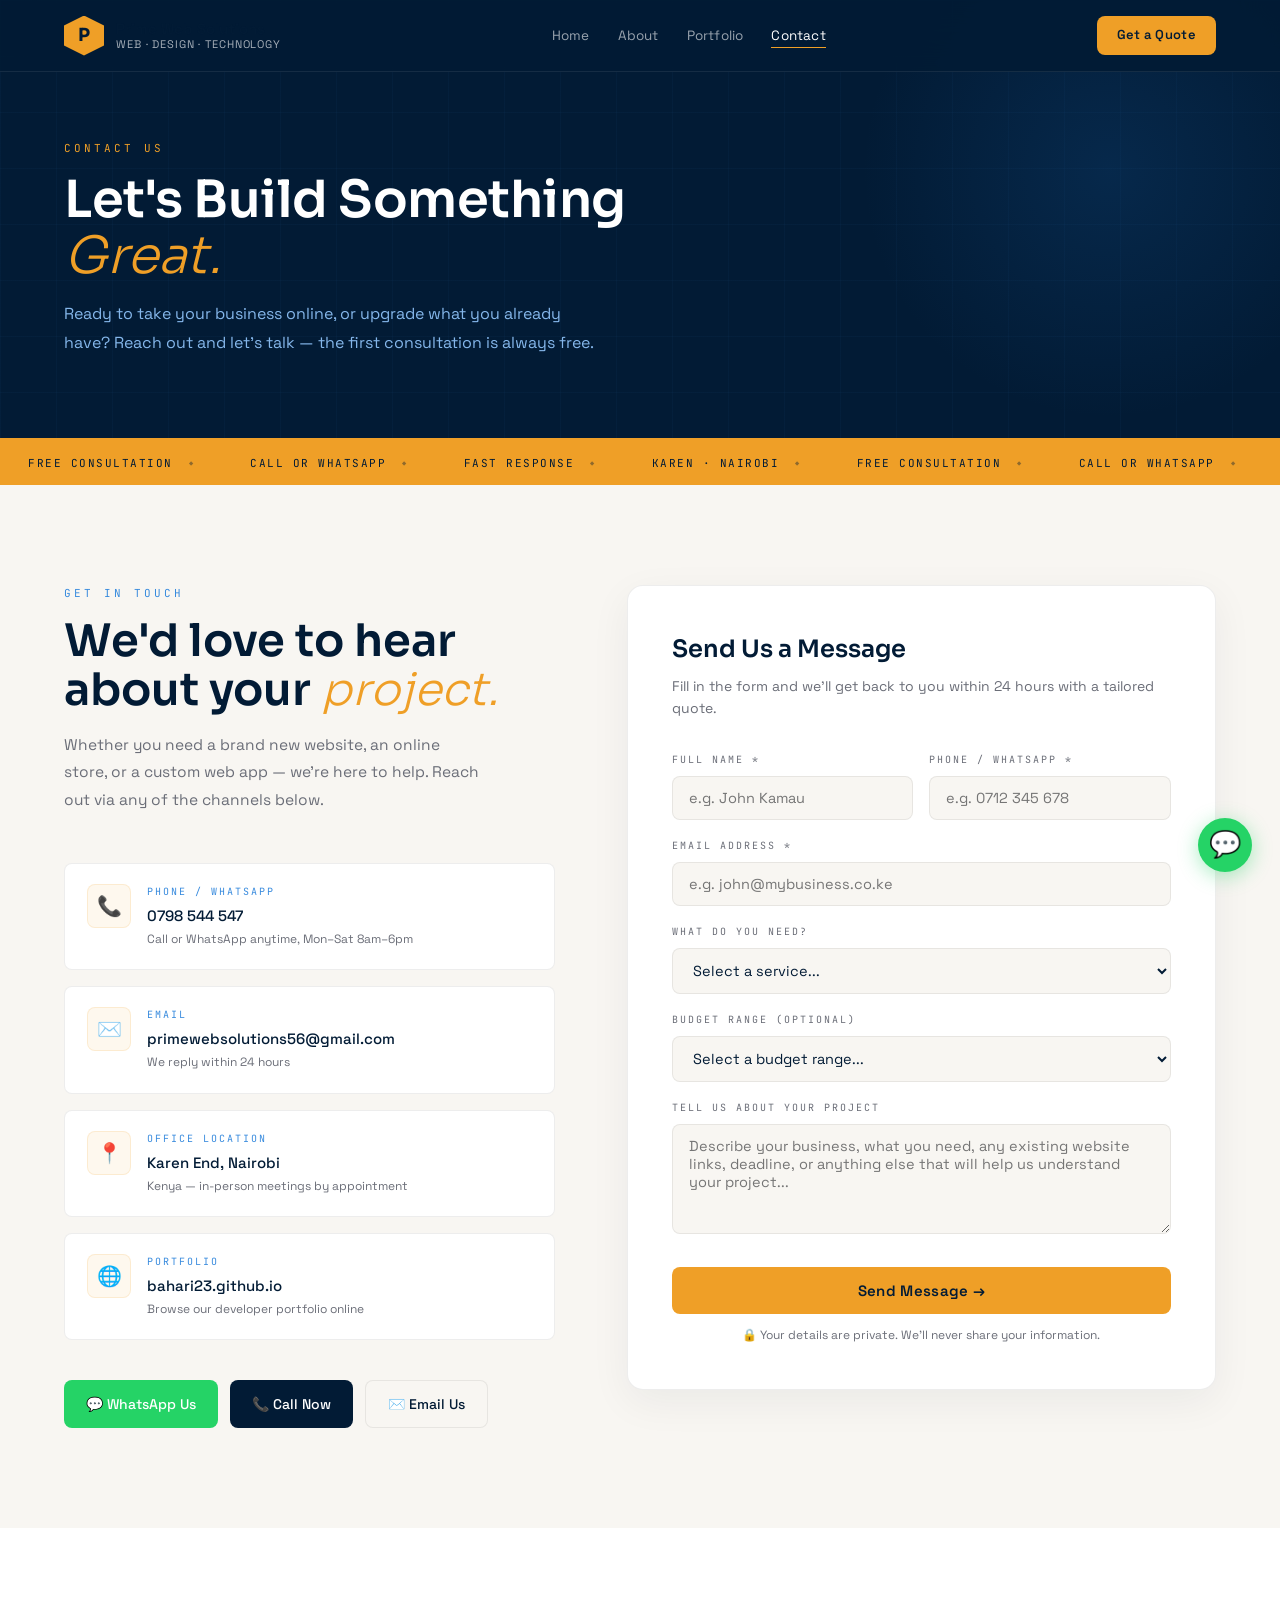
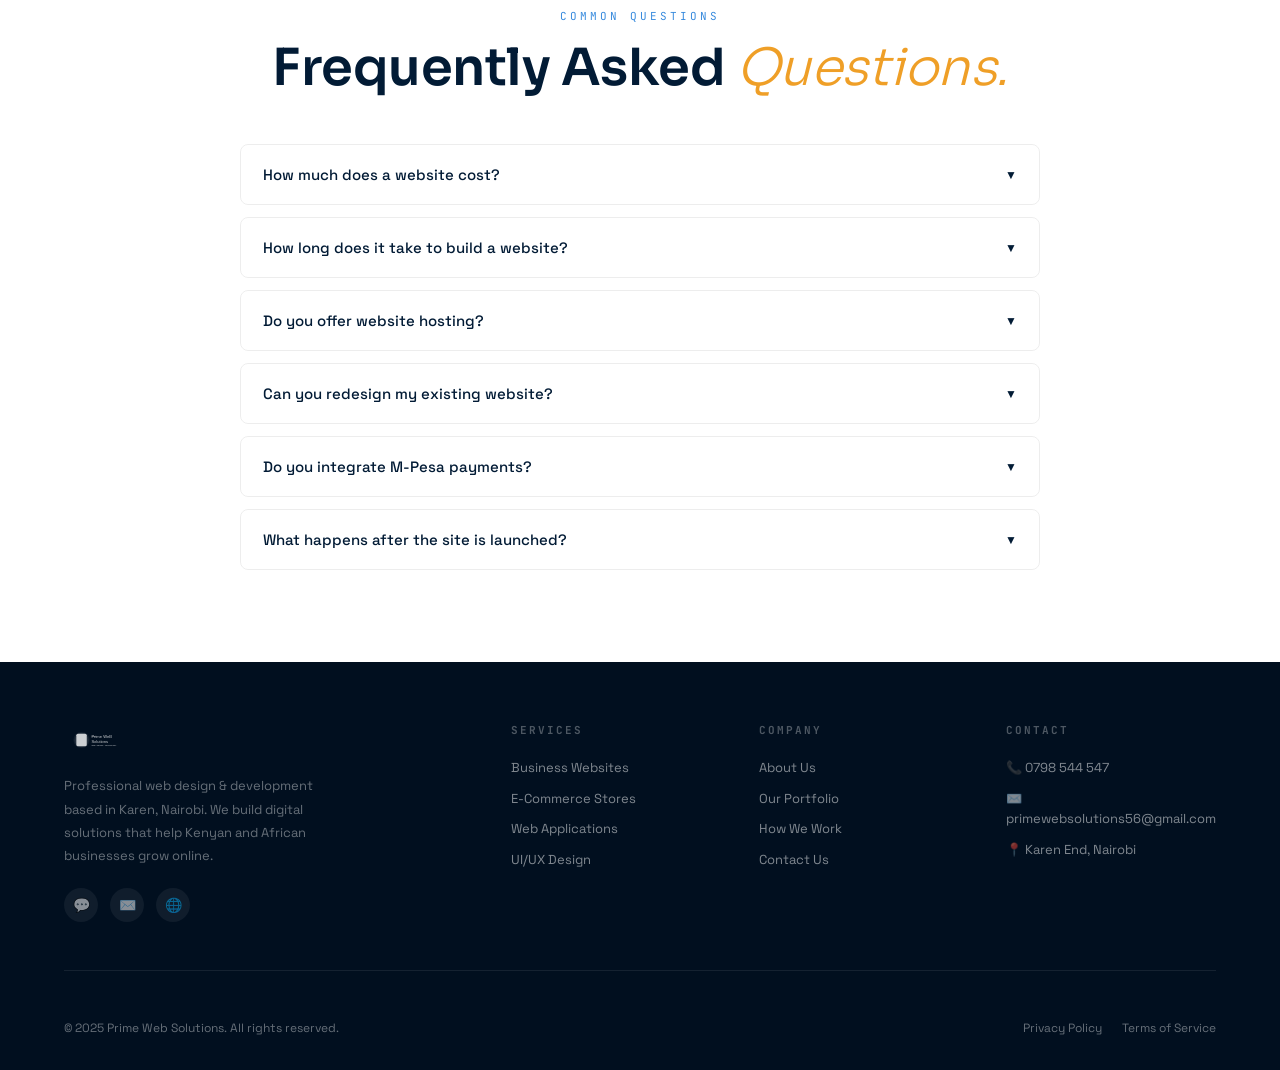
<file: contact.html>
<!DOCTYPE html>
<html lang="en">
<head>
<meta charset="UTF-8">
<meta name="viewport" content="width=device-width, initial-scale=1.0">
<title>Contact Us — Prime Web Solutions, Nairobi</title>
<meta name="description" content="Get in touch with Prime Web Solutions — Karen, Nairobi. Call, WhatsApp, or email us for a free consultation on your web project.">
<link rel="preconnect" href="https://fonts.googleapis.com">
<link href="https://fonts.googleapis.com/css2?family=Sora:wght@200;300;400;500;600;700&family=Space+Grotesk:wght@300;400;500;600;700&family=JetBrains+Mono:wght@300;400;500&display=swap" rel="stylesheet">
<link rel="stylesheet" href="style.css">
<style>
/* CONTACT PAGE */
.contact-section { padding: 100px 5%; background: var(--cream); }
.contact-wrap { max-width: 1200px; margin: 0 auto; display: grid; grid-template-columns: 1fr 1.2fr; gap: 72px; align-items: start; }

/* INFO SIDE */
.contact-info-title { font-family: var(--font-display); font-size: clamp(30px, 3.5vw, 46px); font-weight: 600; color: var(--navy); line-height: 1.1; margin-bottom: 16px; }
.contact-info-title em { color: var(--gold); font-style: italic; font-weight: 300; }
.contact-info-sub { font-size: 15.5px; line-height: 1.8; color: var(--gray); margin-bottom: 48px; max-width: 420px; }

.contact-cards { display: flex; flex-direction: column; gap: 16px; margin-bottom: 40px; }
.ccard {
  background: var(--white); border: 1px solid var(--border-light);
  border-radius: var(--radius); padding: 20px 22px;
  display: flex; gap: 16px; align-items: flex-start;
  transition: border-color var(--transition), transform var(--transition);
  text-decoration: none; color: inherit;
}
.ccard:hover { border-color: var(--gold); transform: translateX(4px); }
.ccard-icon {
  width: 44px; height: 44px; border-radius: var(--radius);
  background: rgba(239,159,39,0.08); border: 1px solid rgba(239,159,39,0.15);
  display: flex; align-items: center; justify-content: center;
  font-size: 20px; flex-shrink: 0;
}
.ccard-label { font-family: var(--font-mono); font-size: 10px; letter-spacing: 2px; color: var(--blue-light); margin-bottom: 4px; text-transform: uppercase; }
.ccard-value { font-size: 15px; font-weight: 500; color: var(--navy); }
.ccard-sub { font-size: 12px; color: var(--gray); margin-top: 2px; }

/* Quick contact buttons */
.quick-contact { display: flex; gap: 12px; flex-wrap: wrap; }
.qbtn {
  display: inline-flex; align-items: center; gap: 8px;
  padding: 12px 22px; border-radius: var(--radius);
  font-family: var(--font-body); font-size: 14px; font-weight: 500;
  transition: all var(--transition); text-decoration: none;
}
.qbtn-wa { background: #25D366; color: white; }
.qbtn-wa:hover { background: #20be5a; transform: translateY(-2px); box-shadow: 0 8px 20px rgba(37,211,102,0.3); }
.qbtn-tel { background: var(--navy); color: white; }
.qbtn-tel:hover { background: var(--navy-mid); transform: translateY(-2px); }
.qbtn-email { background: var(--cream); color: var(--navy); border: 1px solid var(--border-light); }
.qbtn-email:hover { border-color: var(--gold); transform: translateY(-2px); }

/* FORM SIDE */
.contact-form-box {
  background: var(--white); border: 1px solid var(--border-light);
  border-radius: 16px; padding: 44px;
  box-shadow: 0 12px 40px rgba(2,27,53,0.06);
}
.form-heading {
  font-family: var(--font-display); font-size: 24px; font-weight: 600;
  color: var(--navy); margin-bottom: 6px;
}
.form-subheading { font-size: 14px; color: var(--gray); margin-bottom: 32px; }

.form-group { margin-bottom: 18px; }
.form-group label {
  display: block; font-family: var(--font-mono); font-size: 10px; letter-spacing: 2px;
  color: var(--gray); margin-bottom: 8px; text-transform: uppercase;
}
.form-group input,
.form-group select,
.form-group textarea {
  width: 100%; padding: 12px 16px;
  background: var(--cream); border: 1px solid var(--border-light);
  border-radius: var(--radius); font-family: var(--font-body);
  font-size: 14.5px; color: var(--navy); outline: none;
  transition: border-color var(--transition), background var(--transition);
}
.form-group input:focus,
.form-group select:focus,
.form-group textarea:focus {
  border-color: var(--gold); background: var(--white);
  box-shadow: 0 0 0 3px rgba(239,159,39,0.08);
}
.form-group textarea { resize: vertical; min-height: 110px; }
.form-group select { cursor: pointer; }
.form-row-2 { display: grid; grid-template-columns: 1fr 1fr; gap: 16px; }

.form-submit {
  width: 100%; padding: 14px; margin-top: 8px;
  background: var(--gold); color: var(--navy); border: none;
  border-radius: var(--radius); cursor: pointer;
  font-family: var(--font-body); font-size: 15px; font-weight: 600;
  letter-spacing: 0.3px;
  transition: background var(--transition), transform 0.15s, box-shadow var(--transition);
}
.form-submit:hover { background: #f7b340; transform: translateY(-1px); box-shadow: 0 8px 24px rgba(239,159,39,0.25); }

.form-note { font-size: 12px; color: var(--gray); margin-top: 12px; text-align: center; }

/* SUCCESS */
.form-success {
  display: none; text-align: center; padding: 40px 20px;
}
.form-success.show { display: block; }
.success-icon { font-size: 52px; margin-bottom: 16px; }
.success-title { font-family: var(--font-display); font-size: 24px; font-weight: 600; color: var(--navy); margin-bottom: 8px; }
.success-sub { font-size: 14px; color: var(--gray); line-height: 1.7; }

/* FAQ */
.faq-section { padding: 80px 5%; background: var(--white); }
.faq-wrap { max-width: 800px; margin: 0 auto; }
.faq-wrap .section-title { margin-bottom: 48px; text-align: center; }
.faq-item {
  border: 1px solid var(--border-light); border-radius: var(--radius);
  margin-bottom: 12px; overflow: hidden;
}
.faq-q {
  width: 100%; background: none; border: none; cursor: pointer;
  padding: 20px 22px; text-align: left; font-family: var(--font-body);
  font-size: 15px; font-weight: 500; color: var(--navy);
  display: flex; justify-content: space-between; align-items: center; gap: 12px;
  transition: background var(--transition);
}
.faq-q:hover { background: var(--cream); }
.faq-q .arrow { font-size: 12px; transition: transform 0.3s; flex-shrink:0; }
.faq-item.open .faq-q .arrow { transform: rotate(180deg); }
.faq-a { max-height: 0; overflow: hidden; transition: max-height 0.35s ease, padding 0.3s; padding: 0 22px; }
.faq-item.open .faq-a { max-height: 200px; padding: 0 22px 20px; }
.faq-a p { font-size: 14px; line-height: 1.8; color: var(--gray); }

/* RESPONSIVE */
@media (max-width: 900px) {
  .contact-wrap { grid-template-columns: 1fr; }
  .form-row-2 { grid-template-columns: 1fr; }
}
</style>
</head>
<body>

<!-- NAV -->
<nav id="navbar">
  <a href="index.html" class="nav-logo">
    <div class="nav-logo-mark"><span>P</span></div>
    <div class="nav-brand-text">
      <strong>Prime Web Solutions</strong>
      <em>WEB · DESIGN · TECHNOLOGY</em>
    </div>
  </a>
  <div class="nav-links">
    <a href="index.html">Home</a>
    <a href="about.html">About</a>
    <a href="portfolio.html">Portfolio</a>
    <a href="contact.html" class="active">Contact</a>
  </div>
  <a href="contact.html" class="nav-cta">Get a Quote</a>
  <button class="hamburger" onclick="toggleMenu()" aria-label="Menu">
    <span></span><span></span><span></span>
  </button>
</nav>
<div class="mobile-menu" id="mobileMenu">
  <a href="index.html" onclick="closeMobile()">Home</a>
  <a href="about.html" onclick="closeMobile()">About</a>
  <a href="portfolio.html" onclick="closeMobile()">Portfolio</a>
  <a href="contact.html" onclick="closeMobile()">Contact</a>
  <a href="contact.html" class="nav-cta" onclick="closeMobile()">Get a Free Quote →</a>
</div>

<!-- PAGE HERO -->
<div class="page-hero">
  <div class="page-hero-accent"></div>
  <div class="page-hero-content">
    <span class="section-label">CONTACT US</span>
    <h1 class="section-title">Let's Build Something <em>Great.</em></h1>
    <p>Ready to take your business online, or upgrade what you already have? Reach out and let's talk — the first consultation is always free.</p>
  </div>
</div>

<!-- TICKER -->
<div class="ticker">
  <div class="ticker-inner">
    <span class="ticker-item">FREE CONSULTATION</span>
    <span class="ticker-item">CALL OR WHATSAPP</span>
    <span class="ticker-item">FAST RESPONSE</span>
    <span class="ticker-item">KAREN · NAIROBI</span>
    <span class="ticker-item">FREE CONSULTATION</span>
    <span class="ticker-item">CALL OR WHATSAPP</span>
    <span class="ticker-item">FAST RESPONSE</span>
    <span class="ticker-item">KAREN · NAIROBI</span>
  </div>
</div>

<!-- CONTACT SECTION -->
<section class="contact-section">
  <div class="contact-wrap">

    <!-- INFO -->
    <div class="reveal">
      <span class="section-label">GET IN TOUCH</span>
      <h2 class="contact-info-title">We'd love to hear<br>about your <em>project.</em></h2>
      <p class="contact-info-sub">Whether you need a brand new website, an online store, or a custom web app — we're here to help. Reach out via any of the channels below.</p>

      <div class="contact-cards">
        <a href="tel:+254798544547" class="ccard">
          <div class="ccard-icon">📞</div>
          <div>
            <div class="ccard-label">PHONE / WHATSAPP</div>
            <div class="ccard-value">0798 544 547</div>
            <div class="ccard-sub">Call or WhatsApp anytime, Mon–Sat 8am–6pm</div>
          </div>
        </a>
        <a href="mailto:primewebsolutions56@gmail.com" class="ccard">
          <div class="ccard-icon">✉️</div>
          <div>
            <div class="ccard-label">EMAIL</div>
            <div class="ccard-value">primewebsolutions56@gmail.com</div>
            <div class="ccard-sub">We reply within 24 hours</div>
          </div>
        </a>
        <div class="ccard">
          <div class="ccard-icon">📍</div>
          <div>
            <div class="ccard-label">OFFICE LOCATION</div>
            <div class="ccard-value">Karen End, Nairobi</div>
            <div class="ccard-sub">Kenya — in-person meetings by appointment</div>
          </div>
        </div>
        <a href="https://bahari23.github.io/" target="_blank" class="ccard">
          <div class="ccard-icon">🌐</div>
          <div>
            <div class="ccard-label">PORTFOLIO</div>
            <div class="ccard-value">bahari23.github.io</div>
            <div class="ccard-sub">Browse our developer portfolio online</div>
          </div>
        </a>
      </div>

      <div class="quick-contact">
        <a href="https://wa.me/254798544547?text=Hi%2C%20I%20would%20like%20a%20free%20consultation%20for%20a%20web%20project." target="_blank" class="qbtn qbtn-wa">💬 WhatsApp Us</a>
        <a href="tel:+254798544547" class="qbtn qbtn-tel">📞 Call Now</a>
        <a href="mailto:primewebsolutions56@gmail.com" class="qbtn qbtn-email">✉️ Email Us</a>
      </div>
    </div>

    <!-- FORM -->
    <div class="contact-form-box reveal reveal-delay-2">
      <div id="contactFormBox">
        <h3 class="form-heading">Send Us a Message</h3>
        <p class="form-subheading">Fill in the form and we'll get back to you within 24 hours with a tailored quote.</p>
        <div class="form-row-2">
          <div class="form-group">
            <label>Full Name *</label>
            <input type="text" id="fname" placeholder="e.g. John Kamau">
          </div>
          <div class="form-group">
            <label>Phone / WhatsApp *</label>
            <input type="tel" id="fphone" placeholder="e.g. 0712 345 678">
          </div>
        </div>
        <div class="form-group">
          <label>Email Address *</label>
          <input type="email" id="femail" placeholder="e.g. john@mybusiness.co.ke">
        </div>
        <div class="form-group">
          <label>What Do You Need?</label>
          <select id="fservice">
            <option value="">Select a service...</option>
            <option>New Business Website</option>
            <option>E-Commerce / Online Shop</option>
            <option>Web Application / Custom System</option>
            <option>Website Redesign</option>
            <option>SACCO Management System</option>
            <option>SEO & Performance Optimisation</option>
            <option>Website Maintenance & Support</option>
            <option>UI/UX Design</option>
            <option>Other / Not Sure Yet</option>
          </select>
        </div>
        <div class="form-group">
          <label>Budget Range (Optional)</label>
          <select id="fbudget">
            <option value="">Select a budget range...</option>
            <option>Under KES 20,000</option>
            <option>KES 20,000 – 50,000</option>
            <option>KES 50,000 – 100,000</option>
            <option>KES 100,000 – 250,000</option>
            <option>KES 250,000+</option>
          </select>
        </div>
        <div class="form-group">
          <label>Tell Us About Your Project</label>
          <textarea id="fmessage" placeholder="Describe your business, what you need, any existing website links, deadline, or anything else that will help us understand your project..."></textarea>
        </div>
        <button class="form-submit" onclick="submitForm()">Send Message →</button>
        <p class="form-note">🔒 Your details are private. We'll never share your information.</p>
      </div>
      <div class="form-success" id="formSuccess">
        <div class="success-icon">✅</div>
        <div class="success-title">Message Received!</div>
        <p class="success-sub">Thanks for reaching out. We've received your message and will get back to you within 24 hours with a response and tailored quote.<br><br>In the meantime, feel free to WhatsApp us at <strong>0798 544 547</strong> for a faster response.</p>
        <a href="https://wa.me/254798544547" target="_blank" class="qbtn qbtn-wa" style="margin-top:24px;display:inline-flex;">💬 Chat on WhatsApp Now</a>
      </div>
    </div>

  </div>
</section>

<!-- FAQ -->
<section class="faq-section">
  <div class="faq-wrap">
    <span class="section-label" style="text-align:center;display:block;">COMMON QUESTIONS</span>
    <h2 class="section-title">Frequently Asked <em>Questions.</em></h2>
    <div class="faq-item reveal">
      <button class="faq-q" onclick="toggleFaq(this)">
        How much does a website cost? <span class="arrow">▼</span>
      </button>
      <div class="faq-a"><p>Pricing depends on the scope and complexity of your project. A simple business website typically starts from KES 15,000–30,000, while e-commerce stores and custom web apps range higher. We'll give you a detailed, no-obligation quote after our initial consultation.</p></div>
    </div>
    <div class="faq-item reveal">
      <button class="faq-q" onclick="toggleFaq(this)">
        How long does it take to build a website? <span class="arrow">▼</span>
      </button>
      <div class="faq-a"><p>A standard business website typically takes 1–3 weeks. E-commerce sites and custom applications may take 3–8 weeks depending on features. We provide clear timelines at the start of every project and keep you updated throughout.</p></div>
    </div>
    <div class="faq-item reveal">
      <button class="faq-q" onclick="toggleFaq(this)">
        Do you offer website hosting? <span class="arrow">▼</span>
      </button>
      <div class="faq-a"><p>Yes. We can recommend, set up, and manage hosting for your website including domain registration. We work with reliable providers and can handle everything on your behalf, or guide you through doing it yourself.</p></div>
    </div>
    <div class="faq-item reveal">
      <button class="faq-q" onclick="toggleFaq(this)">
        Can you redesign my existing website? <span class="arrow">▼</span>
      </button>
      <div class="faq-a"><p>Absolutely. Website redesigns are a big part of our work. Whether you need a fresh look, better performance, mobile responsiveness, or new features — we'll assess your current site and propose the best approach.</p></div>
    </div>
    <div class="faq-item reveal">
      <button class="faq-q" onclick="toggleFaq(this)">
        Do you integrate M-Pesa payments? <span class="arrow">▼</span>
      </button>
      <div class="faq-a"><p>Yes. We integrate Safaricom's M-Pesa Daraja API for STK Push and other payment flows. If you're building an e-commerce site or SACCO system for the Kenyan market, M-Pesa integration is something we can handle seamlessly.</p></div>
    </div>
    <div class="faq-item reveal">
      <button class="faq-q" onclick="toggleFaq(this)">
        What happens after the site is launched? <span class="arrow">▼</span>
      </button>
      <div class="faq-a"><p>We don't disappear after launch. We provide a handover session, training on how to update your content, and offer ongoing maintenance packages. You can always reach us by phone or WhatsApp for support.</p></div>
    </div>
  </div>
</section>

<!-- FOOTER -->
<footer>
  <div class="footer-top">
    <div class="footer-brand">
      <img src="images/logo.svg" alt="Prime Web Solutions" class="footer-logo-img">
      <p>Professional web design & development based in Karen, Nairobi. We build digital solutions that help Kenyan and African businesses grow online.</p>
      <div class="footer-social">
        <a href="https://wa.me/254798544547" title="WhatsApp">💬</a>
        <a href="mailto:primewebsolutions56@gmail.com" title="Email">✉️</a>
        <a href="https://bahari23.github.io/" title="Portfolio" target="_blank">🌐</a>
      </div>
    </div>
    <div class="footer-col">
      <h4>SERVICES</h4>
      <a href="index.html#services">Business Websites</a>
      <a href="index.html#services">E-Commerce Stores</a>
      <a href="index.html#services">Web Applications</a>
      <a href="index.html#services">UI/UX Design</a>
    </div>
    <div class="footer-col">
      <h4>COMPANY</h4>
      <a href="about.html">About Us</a>
      <a href="portfolio.html">Our Portfolio</a>
      <a href="index.html#process">How We Work</a>
      <a href="contact.html">Contact Us</a>
    </div>
    <div class="footer-col">
      <h4>CONTACT</h4>
      <a href="tel:+254798544547">📞 0798 544 547</a>
      <a href="mailto:primewebsolutions56@gmail.com">✉️ primewebsolutions56@gmail.com</a>
      <a href="#">📍 Karen End, Nairobi</a>
    </div>
  </div>
  <div class="footer-bottom">
    <p>© 2025 Prime Web Solutions. All rights reserved.</p>
    <div class="footer-bottom-links">
      <a href="#">Privacy Policy</a>
      <a href="#">Terms of Service</a>
    </div>
  </div>
</footer>

<a href="https://wa.me/254798544547?text=Hi%2C%20I%20found%20you%20on%20your%20website%20and%20I%20would%20like%20to%20enquire%20about%20your%20services." class="whatsapp-fab" target="_blank" title="Chat on WhatsApp">💬</a>

<script>
window.addEventListener('scroll', () => {
  document.getElementById('navbar').classList.toggle('scrolled', window.scrollY > 60);
});
function toggleMenu() { document.getElementById('mobileMenu').classList.toggle('open'); }
function closeMobile() { document.getElementById('mobileMenu').classList.remove('open'); }

function submitForm() {
  const name = document.getElementById('fname').value.trim();
  const email = document.getElementById('femail').value.trim();
  const phone = document.getElementById('fphone').value.trim();
  if (!name || !email || !phone) {
    alert('Please fill in your name, email, and phone number.');
    return;
  }
  document.getElementById('contactFormBox').style.display = 'none';
  document.getElementById('formSuccess').classList.add('show');
}

function toggleFaq(btn) {
  const item = btn.closest('.faq-item');
  const isOpen = item.classList.contains('open');
  document.querySelectorAll('.faq-item.open').forEach(i => i.classList.remove('open'));
  if (!isOpen) item.classList.add('open');
}

const io = new IntersectionObserver(entries => {
  entries.forEach(e => { if(e.isIntersecting) e.target.classList.add('visible'); });
}, { threshold: 0.1, rootMargin: '0px 0px -40px 0px' });
document.querySelectorAll('.reveal').forEach(el => io.observe(el));
</script>
</body>
</html>
</file>
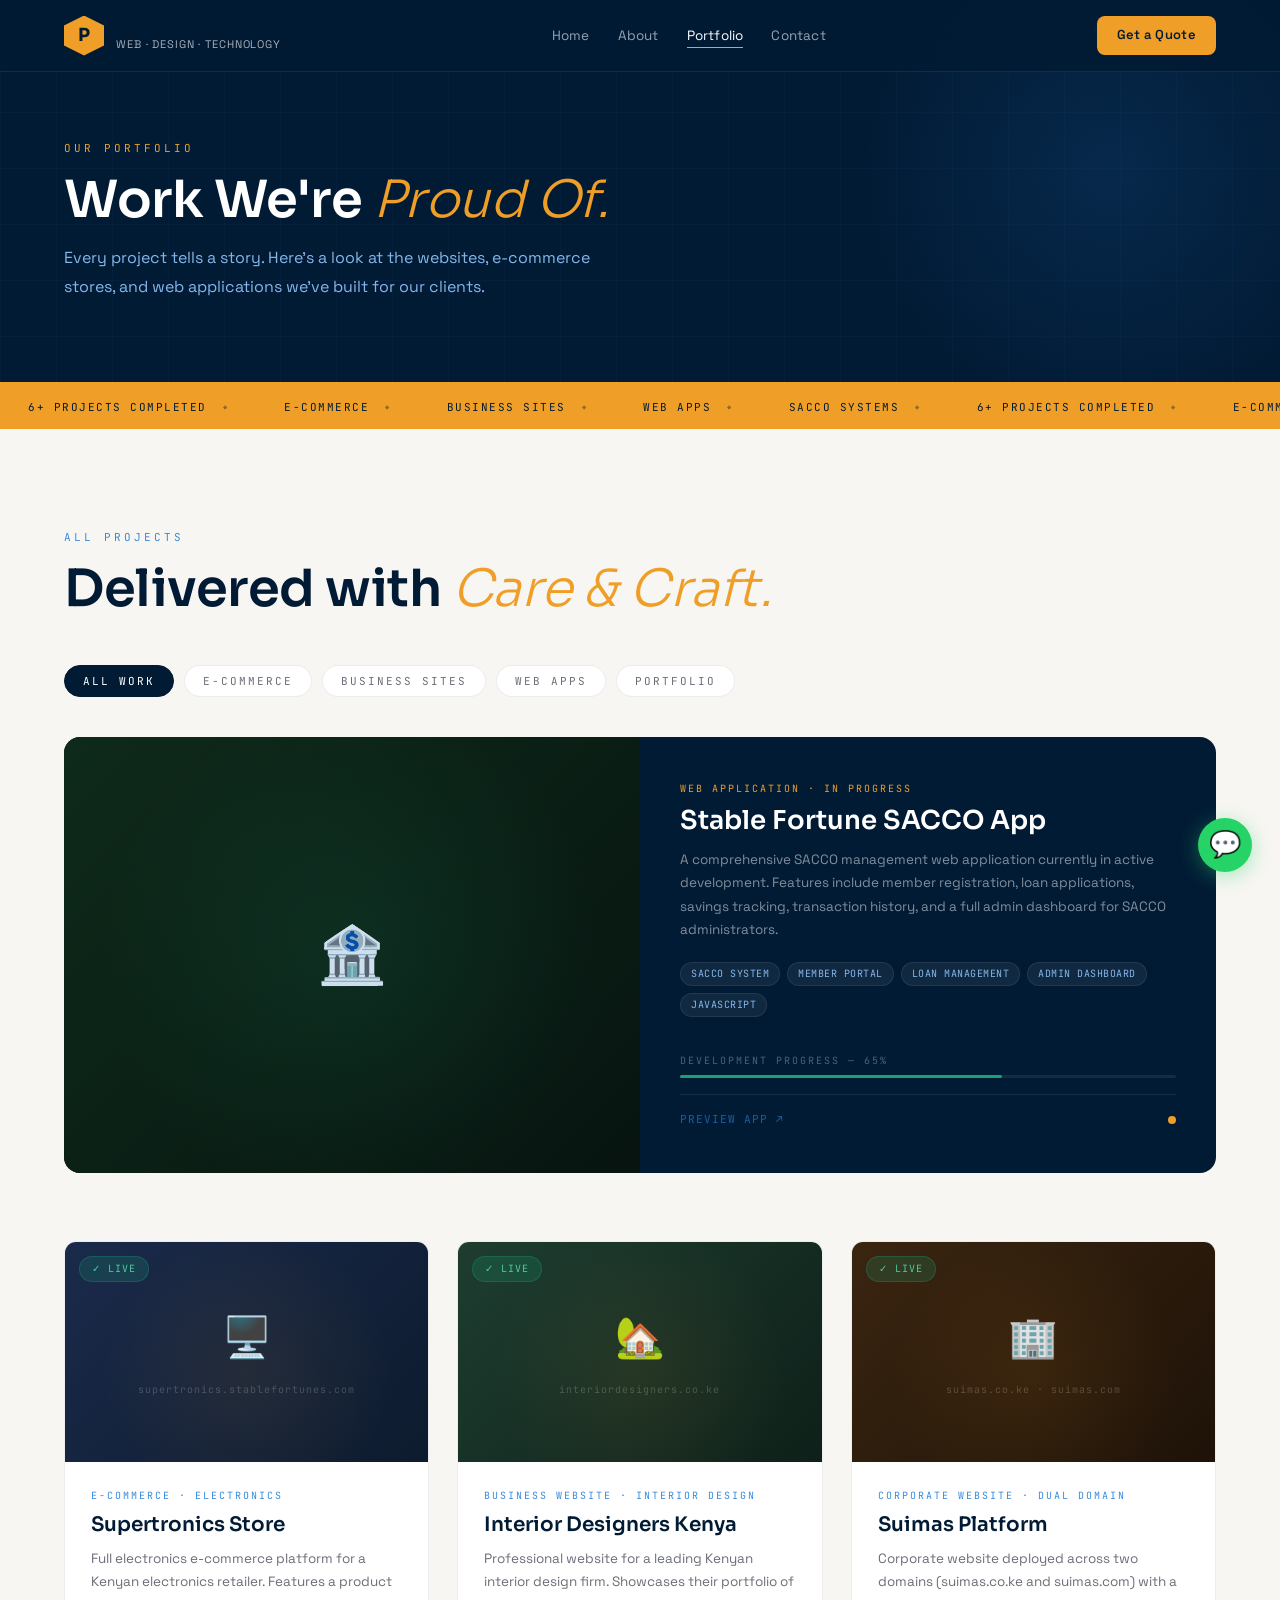
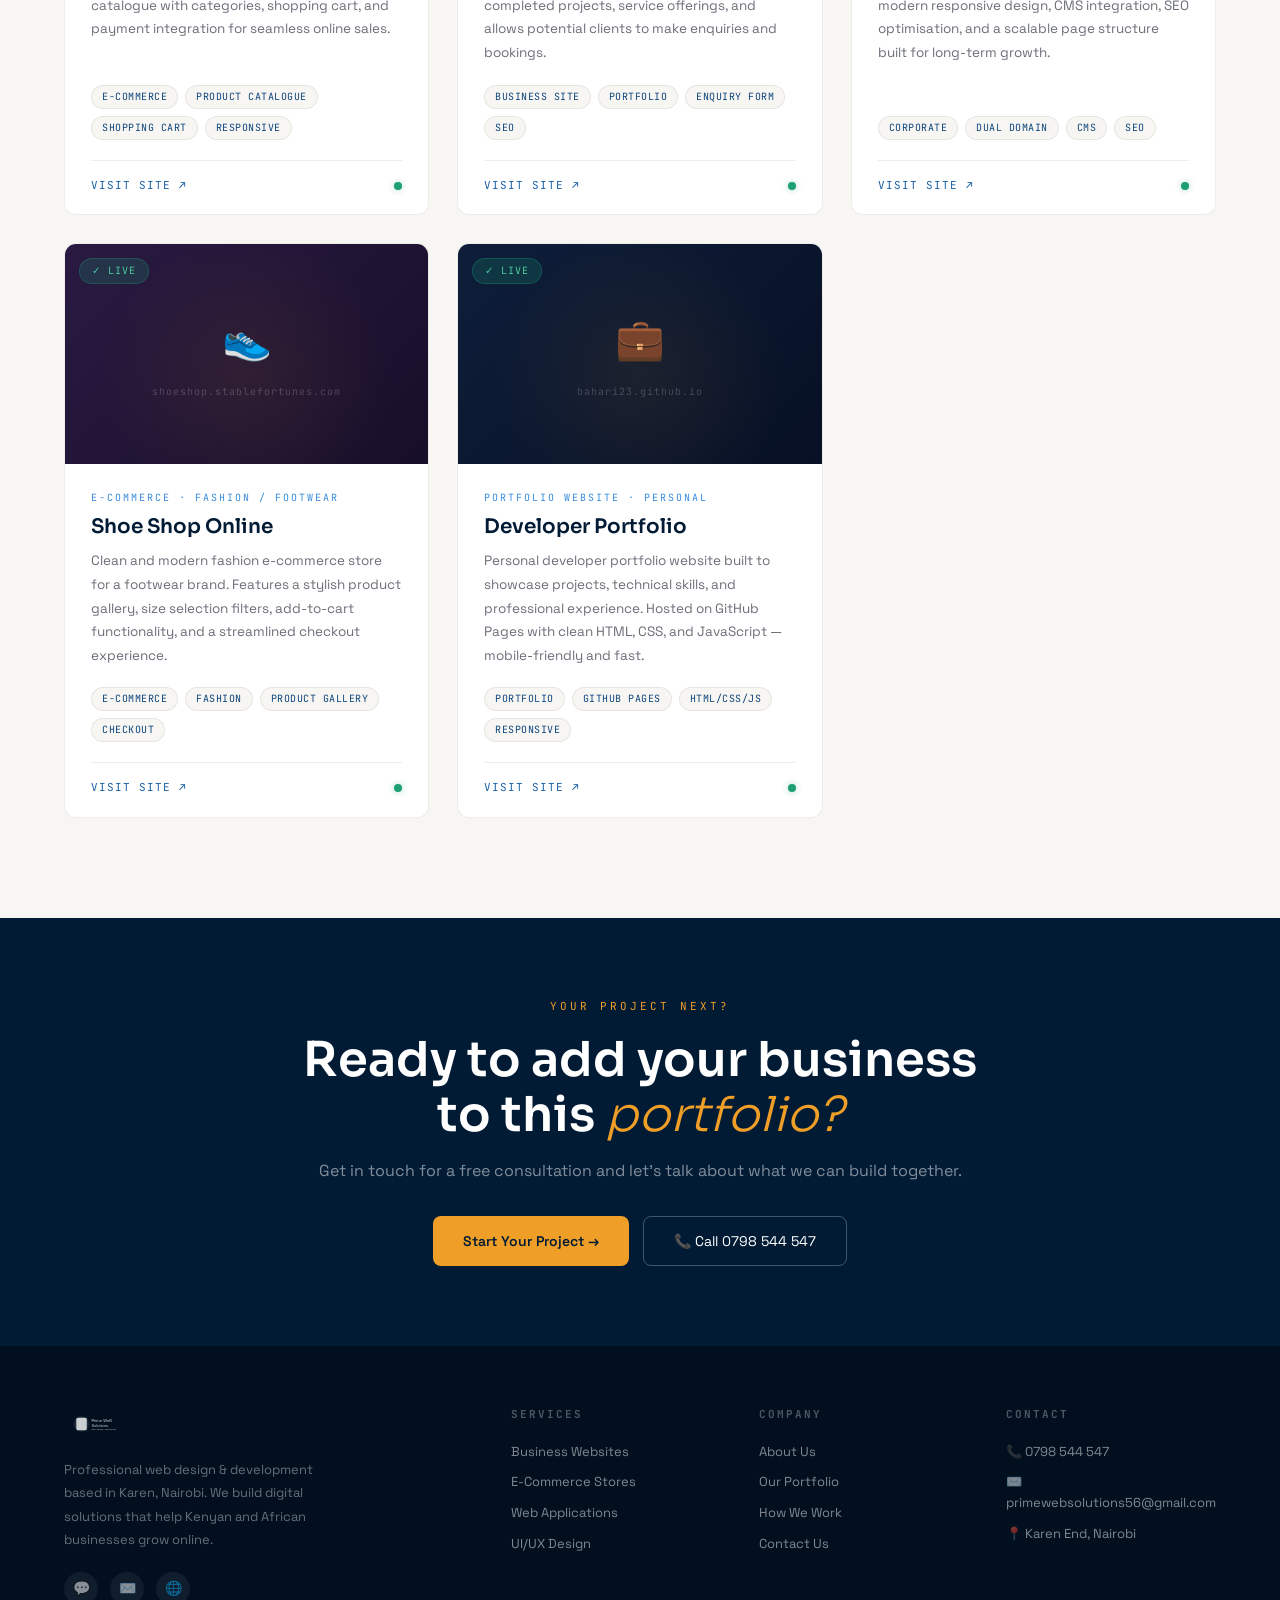
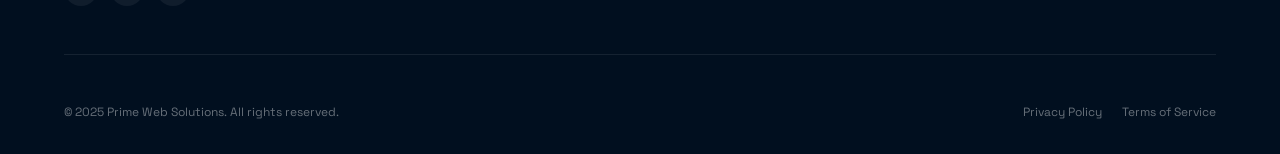
<file: portfolio.html>
<!DOCTYPE html>
<html lang="en">
<head>
<meta charset="UTF-8">
<meta name="viewport" content="width=device-width, initial-scale=1.0">
<title>Portfolio — Prime Web Solutions, Nairobi</title>
<meta name="description" content="Browse Prime Web Solutions' portfolio — e-commerce sites, SACCO apps, business websites, and more built for Kenyan clients.">
<link rel="preconnect" href="https://fonts.googleapis.com">
<link href="https://fonts.googleapis.com/css2?family=Sora:wght@200;300;400;500;600;700&family=Space+Grotesk:wght@300;400;500;600;700&family=JetBrains+Mono:wght@300;400;500&display=swap" rel="stylesheet">
<link rel="stylesheet" href="style.css">
<style>
/* PORTFOLIO PAGE */
.portfolio-section { padding: 100px 5%; background: var(--cream); }
.portfolio-wrap { max-width: 1240px; margin: 0 auto; }

/* FILTERS */
.filter-bar {
  display: flex; gap: 10px; flex-wrap: wrap; margin: 48px 0 40px;
}
.filter-btn {
  font-family: var(--font-mono); font-size: 11px; letter-spacing: 2px;
  padding: 8px 18px; border-radius: 50px; cursor: pointer;
  border: 1px solid var(--border-light); background: var(--white);
  color: var(--gray); text-transform: uppercase;
  transition: all var(--transition);
}
.filter-btn:hover, .filter-btn.active {
  background: var(--navy); color: var(--white); border-color: var(--navy);
}

/* PROJECT GRID */
.projects-full-grid {
  display: grid; grid-template-columns: repeat(auto-fill, minmax(360px, 1fr));
  gap: 28px;
}
.pcard {
  background: var(--white); border-radius: 12px;
  border: 1px solid var(--border-light); overflow: hidden;
  transition: transform var(--transition), box-shadow var(--transition);
  display: flex; flex-direction: column;
}
.pcard:hover { transform: translateY(-8px); box-shadow: 0 24px 60px rgba(2,27,53,0.13); }

/* Thumb */
.pcard-thumb {
  height: 220px; position: relative; overflow: hidden;
  display: flex; align-items: center; justify-content: center;
  flex-direction: column; gap: 12px;
}
.pcard-thumb.supertronics { background: linear-gradient(135deg, #1a2a4a 0%, #0d1b2e 100%); }
.pcard-thumb.interior     { background: linear-gradient(135deg, #1e3d30 0%, #0e2019 100%); }
.pcard-thumb.suimas       { background: linear-gradient(135deg, #3a2510 0%, #1e1208 100%); }
.pcard-thumb.shoes        { background: linear-gradient(135deg, #2a1a42 0%, #170e28 100%); }
.pcard-thumb.portfolio    { background: linear-gradient(135deg, #0e1e3a 0%, #071024 100%); }
.pcard-thumb.sacco        { background: linear-gradient(135deg, #0e2a1a 0%, #071410 100%); }

.pcard-thumb-icon { font-size: 40px; position: relative; z-index:1; }
.pcard-thumb-url {
  font-family: var(--font-mono); font-size: 10px; color: rgba(255,255,255,0.2);
  letter-spacing: 1px; position: relative; z-index:1; padding: 0 16px; text-align: center;
}
.pcard-thumb-glow {
  position: absolute; inset:0;
  background: radial-gradient(circle at 50% 60%, rgba(239,159,39,0.08) 0%, transparent 65%);
}
.pcard-badge {
  position: absolute; top: 14px; left: 14px;
  font-family: var(--font-mono); font-size: 10px; letter-spacing: 1px;
  padding: 4px 12px; border-radius: 50px; text-transform: uppercase;
}
.badge-live    { background: rgba(29,158,117,0.2); color: #4ECBA0; border: 1px solid rgba(29,158,117,0.3); }
.badge-ongoing { background: rgba(239,159,39,0.15); color: var(--gold); border: 1px solid rgba(239,159,39,0.3); }

/* Body */
.pcard-body { padding: 26px 26px 20px; flex:1; display:flex; flex-direction:column; }
.pcard-category {
  font-family: var(--font-mono); font-size: 10px; letter-spacing: 2px;
  color: var(--blue-light); margin-bottom: 8px; text-transform: uppercase;
}
.pcard-name {
  font-family: var(--font-display); font-size: 20px; font-weight: 600;
  color: var(--navy); margin-bottom: 10px; line-height: 1.25;
}
.pcard-desc { font-size: 13.5px; line-height: 1.75; color: var(--gray); flex:1; margin-bottom: 20px; }
.pcard-tags { display: flex; flex-wrap: wrap; gap: 7px; margin-bottom: 20px; }
.pcard-tag {
  font-family: var(--font-mono); font-size: 10px; letter-spacing: 0.5px;
  padding: 3px 10px; background: var(--cream); color: var(--navy-mid);
  border-radius: 50px; border: 1px solid var(--border-light);
}
.pcard-footer { display: flex; justify-content: space-between; align-items: center; padding-top: 16px; border-top: 1px solid var(--border-light); }
.pcard-link {
  font-family: var(--font-mono); font-size: 11px; letter-spacing: 1px;
  color: var(--blue); display: inline-flex; align-items: center; gap: 6px;
  transition: color var(--transition); text-transform: uppercase;
}
.pcard-link:hover { color: var(--gold); }
.pcard-status-dot {
  width: 8px; height: 8px; border-radius: 50%;
}
.dot-live { background: #1D9E75; box-shadow: 0 0 6px rgba(29,158,117,0.4); }
.dot-ongoing { background: var(--gold); animation: blink2 2s infinite; }
@keyframes blink2 { 0%,100%{opacity:1;} 50%{opacity:0.3;} }

/* ONGOING FEATURE CARD */
.featured-ongoing {
  background: var(--navy); border-radius: 16px; overflow: hidden;
  margin-bottom: 40px; grid-column: 1 / -1;
  display: grid; grid-template-columns: 1fr 1fr;
}
.featured-ongoing-visual {
  background: linear-gradient(135deg, #0e2a1a, #071410);
  display: flex; align-items: center; justify-content: center;
  min-height: 280px; flex-direction: column; gap: 16px;
  position: relative; overflow:hidden;
}
.featured-ongoing-visual::before {
  content:''; position:absolute; inset:0;
  background: radial-gradient(circle at 50%, rgba(29,158,117,0.12) 0%, transparent 70%);
}
.featured-ongoing-visual .icon { font-size: 56px; position:relative; z-index:1; }
.featured-ongoing-body { padding: 44px 40px; display: flex; flex-direction: column; justify-content: center; }
.featured-ongoing-body .pcard-category { color: var(--gold); }
.featured-ongoing-body .pcard-name { color: var(--white); font-size: 26px; }
.featured-ongoing-body .pcard-desc { color: rgba(255,255,255,0.5); }
.featured-ongoing-body .pcard-tag { background: rgba(255,255,255,0.06); color: var(--sky); border-color: var(--border); }
.featured-ongoing-body .pcard-footer { border-color: var(--border); }
.progress-bar-wrap { margin: 16px 0; }
.progress-label { font-family: var(--font-mono); font-size: 10px; letter-spacing: 2px; color: rgba(255,255,255,0.3); margin-bottom: 6px; }
.progress-bg { height: 3px; background: rgba(255,255,255,0.07); border-radius: 2px; }
.progress-fill { height: 3px; background: var(--teal); border-radius: 2px; width: 65%; }

/* CTA */
.portfolio-cta { padding: 80px 5%; background: var(--navy); }
.portfolio-cta-inner {
  max-width: 1200px; margin: 0 auto; text-align: center;
}
.portfolio-cta h2 {
  font-family: var(--font-display); font-size: clamp(28px, 4vw, 48px); font-weight: 600;
  color: var(--white); margin-bottom: 16px; line-height: 1.15;
}
.portfolio-cta h2 em { color: var(--gold); font-style: italic; font-weight: 300; }
.portfolio-cta p { color: rgba(255,255,255,0.5); font-size: 16px; margin-bottom: 32px; }
.portfolio-cta-actions { display: flex; gap: 14px; justify-content: center; flex-wrap: wrap; }

/* RESPONSIVE */
@media (max-width: 800px) {
  .featured-ongoing { grid-template-columns: 1fr; }
  .featured-ongoing-visual { min-height: 180px; }
  .projects-full-grid { grid-template-columns: 1fr; }
}
</style>
</head>
<body>

<!-- NAV -->
<nav id="navbar">
  <a href="index.html" class="nav-logo">
    <div class="nav-logo-mark"><span>P</span></div>
    <div class="nav-brand-text">
      <strong>Prime Web Solutions</strong>
      <em>WEB · DESIGN · TECHNOLOGY</em>
    </div>
  </a>
  <div class="nav-links">
    <a href="index.html">Home</a>
    <a href="about.html">About</a>
    <a href="portfolio.html" class="active">Portfolio</a>
    <a href="contact.html">Contact</a>
  </div>
  <a href="contact.html" class="nav-cta">Get a Quote</a>
  <button class="hamburger" onclick="toggleMenu()" aria-label="Menu">
    <span></span><span></span><span></span>
  </button>
</nav>
<div class="mobile-menu" id="mobileMenu">
  <a href="index.html" onclick="closeMobile()">Home</a>
  <a href="about.html" onclick="closeMobile()">About</a>
  <a href="portfolio.html" onclick="closeMobile()">Portfolio</a>
  <a href="contact.html" onclick="closeMobile()">Contact</a>
  <a href="contact.html" class="nav-cta" onclick="closeMobile()">Get a Free Quote →</a>
</div>

<!-- PAGE HERO -->
<div class="page-hero">
  <div class="page-hero-accent"></div>
  <div class="page-hero-content">
    <span class="section-label">OUR PORTFOLIO</span>
    <h1 class="section-title">Work We're <em>Proud Of.</em></h1>
    <p>Every project tells a story. Here's a look at the websites, e-commerce stores, and web applications we've built for our clients.</p>
  </div>
</div>

<!-- TICKER -->
<div class="ticker">
  <div class="ticker-inner">
    <span class="ticker-item">6+ PROJECTS COMPLETED</span>
    <span class="ticker-item">E-COMMERCE</span>
    <span class="ticker-item">BUSINESS SITES</span>
    <span class="ticker-item">WEB APPS</span>
    <span class="ticker-item">SACCO SYSTEMS</span>
    <span class="ticker-item">6+ PROJECTS COMPLETED</span>
    <span class="ticker-item">E-COMMERCE</span>
    <span class="ticker-item">BUSINESS SITES</span>
    <span class="ticker-item">WEB APPS</span>
    <span class="ticker-item">SACCO SYSTEMS</span>
  </div>
</div>

<!-- PORTFOLIO -->
<section class="portfolio-section">
  <div class="portfolio-wrap">
    <div class="reveal">
      <span class="section-label">ALL PROJECTS</span>
      <h2 class="section-title">Delivered with <em>Care & Craft.</em></h2>
    </div>
    <div class="filter-bar">
      <button class="filter-btn active" onclick="filterCards('all', this)">All Work</button>
      <button class="filter-btn" onclick="filterCards('ecommerce', this)">E-Commerce</button>
      <button class="filter-btn" onclick="filterCards('business', this)">Business Sites</button>
      <button class="filter-btn" onclick="filterCards('webapp', this)">Web Apps</button>
      <button class="filter-btn" onclick="filterCards('portfolio', this)">Portfolio</button>
    </div>

    <div class="projects-full-grid" id="projectsGrid">

      <!-- FEATURED ONGOING -->
      <div class="featured-ongoing pcard-item reveal" data-cat="webapp">
        <div class="featured-ongoing-visual">
          <div class="icon">🏦</div>
        </div>
        <div class="featured-ongoing-body">
          <div class="pcard-category">WEB APPLICATION · IN PROGRESS</div>
          <div class="pcard-name">Stable Fortune SACCO App</div>
          <div class="pcard-desc">A comprehensive SACCO management web application currently in active development. Features include member registration, loan applications, savings tracking, transaction history, and a full admin dashboard for SACCO administrators.</div>
          <div class="pcard-tags">
            <span class="pcard-tag">SACCO SYSTEM</span>
            <span class="pcard-tag">MEMBER PORTAL</span>
            <span class="pcard-tag">LOAN MANAGEMENT</span>
            <span class="pcard-tag">ADMIN DASHBOARD</span>
            <span class="pcard-tag">JAVASCRIPT</span>
          </div>
          <div class="progress-bar-wrap">
            <div class="progress-label">DEVELOPMENT PROGRESS — 65%</div>
            <div class="progress-bg"><div class="progress-fill"></div></div>
          </div>
          <div class="pcard-footer">
            <a href="https://bahari23.github.io/Stabble-Fortune-Sacco-App/" target="_blank" class="pcard-link">Preview App ↗</a>
            <div class="pcard-status-dot dot-ongoing"></div>
          </div>
        </div>
      </div>

      <!-- SUPERTRONICS -->
      <div class="pcard reveal reveal-delay-1 pcard-item" data-cat="ecommerce">
        <div class="pcard-thumb supertronics">
          <div class="pcard-thumb-glow"></div>
          <span class="pcard-badge badge-live">✓ LIVE</span>
          <div class="pcard-thumb-icon">🖥️</div>
          <div class="pcard-thumb-url">supertronics.stablefortunes.com</div>
        </div>
        <div class="pcard-body">
          <div class="pcard-category">E-COMMERCE · ELECTRONICS</div>
          <div class="pcard-name">Supertronics Store</div>
          <div class="pcard-desc">Full electronics e-commerce platform for a Kenyan electronics retailer. Features a product catalogue with categories, shopping cart, and payment integration for seamless online sales.</div>
          <div class="pcard-tags">
            <span class="pcard-tag">E-COMMERCE</span>
            <span class="pcard-tag">PRODUCT CATALOGUE</span>
            <span class="pcard-tag">SHOPPING CART</span>
            <span class="pcard-tag">RESPONSIVE</span>
          </div>
          <div class="pcard-footer">
            <a href="https://supertronics.stablefortunes.com/" target="_blank" class="pcard-link">Visit Site ↗</a>
            <div class="pcard-status-dot dot-live"></div>
          </div>
        </div>
      </div>

      <!-- INTERIOR DESIGNERS -->
      <div class="pcard reveal reveal-delay-2 pcard-item" data-cat="business">
        <div class="pcard-thumb interior">
          <div class="pcard-thumb-glow"></div>
          <span class="pcard-badge badge-live">✓ LIVE</span>
          <div class="pcard-thumb-icon">🏡</div>
          <div class="pcard-thumb-url">interiordesigners.co.ke</div>
        </div>
        <div class="pcard-body">
          <div class="pcard-category">BUSINESS WEBSITE · INTERIOR DESIGN</div>
          <div class="pcard-name">Interior Designers Kenya</div>
          <div class="pcard-desc">Professional website for a leading Kenyan interior design firm. Showcases their portfolio of completed projects, service offerings, and allows potential clients to make enquiries and bookings.</div>
          <div class="pcard-tags">
            <span class="pcard-tag">BUSINESS SITE</span>
            <span class="pcard-tag">PORTFOLIO</span>
            <span class="pcard-tag">ENQUIRY FORM</span>
            <span class="pcard-tag">SEO</span>
          </div>
          <div class="pcard-footer">
            <a href="https://interiordesigners.co.ke/" target="_blank" class="pcard-link">Visit Site ↗</a>
            <div class="pcard-status-dot dot-live"></div>
          </div>
        </div>
      </div>

      <!-- SUIMAS -->
      <div class="pcard reveal pcard-item" data-cat="business">
        <div class="pcard-thumb suimas">
          <div class="pcard-thumb-glow"></div>
          <span class="pcard-badge badge-live">✓ LIVE</span>
          <div class="pcard-thumb-icon">🏢</div>
          <div class="pcard-thumb-url">suimas.co.ke · suimas.com</div>
        </div>
        <div class="pcard-body">
          <div class="pcard-category">CORPORATE WEBSITE · DUAL DOMAIN</div>
          <div class="pcard-name">Suimas Platform</div>
          <div class="pcard-desc">Corporate website deployed across two domains (suimas.co.ke and suimas.com) with a modern responsive design, CMS integration, SEO optimisation, and a scalable page structure built for long-term growth.</div>
          <div class="pcard-tags">
            <span class="pcard-tag">CORPORATE</span>
            <span class="pcard-tag">DUAL DOMAIN</span>
            <span class="pcard-tag">CMS</span>
            <span class="pcard-tag">SEO</span>
          </div>
          <div class="pcard-footer">
            <a href="https://suimas.co.ke" target="_blank" class="pcard-link">Visit Site ↗</a>
            <div class="pcard-status-dot dot-live"></div>
          </div>
        </div>
      </div>

      <!-- SHOE SHOP -->
      <div class="pcard reveal reveal-delay-1 pcard-item" data-cat="ecommerce">
        <div class="pcard-thumb shoes">
          <div class="pcard-thumb-glow"></div>
          <span class="pcard-badge badge-live">✓ LIVE</span>
          <div class="pcard-thumb-icon">👟</div>
          <div class="pcard-thumb-url">shoeshop.stablefortunes.com</div>
        </div>
        <div class="pcard-body">
          <div class="pcard-category">E-COMMERCE · FASHION / FOOTWEAR</div>
          <div class="pcard-name">Shoe Shop Online</div>
          <div class="pcard-desc">Clean and modern fashion e-commerce store for a footwear brand. Features a stylish product gallery, size selection filters, add-to-cart functionality, and a streamlined checkout experience.</div>
          <div class="pcard-tags">
            <span class="pcard-tag">E-COMMERCE</span>
            <span class="pcard-tag">FASHION</span>
            <span class="pcard-tag">PRODUCT GALLERY</span>
            <span class="pcard-tag">CHECKOUT</span>
          </div>
          <div class="pcard-footer">
            <a href="https://shoeshop.stablefortunes.com/" target="_blank" class="pcard-link">Visit Site ↗</a>
            <div class="pcard-status-dot dot-live"></div>
          </div>
        </div>
      </div>

      <!-- PERSONAL PORTFOLIO -->
      <div class="pcard reveal reveal-delay-2 pcard-item" data-cat="portfolio">
        <div class="pcard-thumb portfolio">
          <div class="pcard-thumb-glow"></div>
          <span class="pcard-badge badge-live">✓ LIVE</span>
          <div class="pcard-thumb-icon">💼</div>
          <div class="pcard-thumb-url">bahari23.github.io</div>
        </div>
        <div class="pcard-body">
          <div class="pcard-category">PORTFOLIO WEBSITE · PERSONAL</div>
          <div class="pcard-name">Developer Portfolio</div>
          <div class="pcard-desc">Personal developer portfolio website built to showcase projects, technical skills, and professional experience. Hosted on GitHub Pages with clean HTML, CSS, and JavaScript — mobile-friendly and fast.</div>
          <div class="pcard-tags">
            <span class="pcard-tag">PORTFOLIO</span>
            <span class="pcard-tag">GITHUB PAGES</span>
            <span class="pcard-tag">HTML/CSS/JS</span>
            <span class="pcard-tag">RESPONSIVE</span>
          </div>
          <div class="pcard-footer">
            <a href="https://bahari23.github.io/" target="_blank" class="pcard-link">Visit Site ↗</a>
            <div class="pcard-status-dot dot-live"></div>
          </div>
        </div>
      </div>

    </div><!-- /projects-full-grid -->
  </div>
</section>

<!-- CTA -->
<section class="portfolio-cta">
  <div class="portfolio-cta-inner reveal">
    <span class="section-label" style="color:var(--gold);text-align:center;margin-bottom:16px;">YOUR PROJECT NEXT?</span>
    <h2>Ready to add your business<br>to this <em>portfolio?</em></h2>
    <p>Get in touch for a free consultation and let's talk about what we can build together.</p>
    <div class="portfolio-cta-actions">
      <a href="contact.html" class="btn-primary">Start Your Project →</a>
      <a href="tel:+254798544547" class="btn-outline">📞 Call 0798 544 547</a>
    </div>
  </div>
</section>

<!-- FOOTER -->
<footer>
  <div class="footer-top">
    <div class="footer-brand">
      <img src="images/logo.svg" alt="Prime Web Solutions" class="footer-logo-img">
      <p>Professional web design & development based in Karen, Nairobi. We build digital solutions that help Kenyan and African businesses grow online.</p>
      <div class="footer-social">
        <a href="https://wa.me/254798544547" title="WhatsApp">💬</a>
        <a href="mailto:primewebsolutions56@gmail.com" title="Email">✉️</a>
        <a href="https://bahari23.github.io/" title="Portfolio" target="_blank">🌐</a>
      </div>
    </div>
    <div class="footer-col">
      <h4>SERVICES</h4>
      <a href="index.html#services">Business Websites</a>
      <a href="index.html#services">E-Commerce Stores</a>
      <a href="index.html#services">Web Applications</a>
      <a href="index.html#services">UI/UX Design</a>
    </div>
    <div class="footer-col">
      <h4>COMPANY</h4>
      <a href="about.html">About Us</a>
      <a href="portfolio.html">Our Portfolio</a>
      <a href="index.html#process">How We Work</a>
      <a href="contact.html">Contact Us</a>
    </div>
    <div class="footer-col">
      <h4>CONTACT</h4>
      <a href="tel:+254798544547">📞 0798 544 547</a>
      <a href="mailto:primewebsolutions56@gmail.com">✉️ primewebsolutions56@gmail.com</a>
      <a href="#">📍 Karen End, Nairobi</a>
    </div>
  </div>
  <div class="footer-bottom">
    <p>© 2025 Prime Web Solutions. All rights reserved.</p>
    <div class="footer-bottom-links">
      <a href="#">Privacy Policy</a>
      <a href="#">Terms of Service</a>
    </div>
  </div>
</footer>

<a href="https://wa.me/254798544547?text=Hi%2C%20I%20found%20you%20on%20your%20website%20and%20I%20would%20like%20to%20enquire%20about%20your%20services." class="whatsapp-fab" target="_blank" title="Chat on WhatsApp">💬</a>

<script>
window.addEventListener('scroll', () => {
  document.getElementById('navbar').classList.toggle('scrolled', window.scrollY > 60);
});
function toggleMenu() { document.getElementById('mobileMenu').classList.toggle('open'); }
function closeMobile() { document.getElementById('mobileMenu').classList.remove('open'); }

function filterCards(cat, btn) {
  document.querySelectorAll('.filter-btn').forEach(b => b.classList.remove('active'));
  btn.classList.add('active');
  document.querySelectorAll('.pcard-item').forEach(card => {
    const show = cat === 'all' || card.dataset.cat === cat;
    card.style.display = show ? '' : 'none';
  });
}

const io = new IntersectionObserver(entries => {
  entries.forEach(e => { if(e.isIntersecting) e.target.classList.add('visible'); });
}, { threshold: 0.08, rootMargin: '0px 0px -40px 0px' });
document.querySelectorAll('.reveal').forEach(el => io.observe(el));
</script>
</body>
</html>
</file>
<file: style.css>
/* =============================================
   PRIME WEB SOLUTIONS — Global Stylesheet
   ============================================= */
@import url('https://fonts.googleapis.com/css2?family=Sora:wght@200;300;400;500;600;700&family=Space+Grotesk:wght@300;400;500;600;700&family=JetBrains+Mono:wght@300;400;500&display=swap');

:root {
  --navy:        #021B35;
  --navy-mid:    #0C447C;
  --blue:        #185FA5;
  --blue-light:  #378ADD;
  --sky:         #85B7EB;
  --gold:        #EF9F27;
  --gold-dark:   #BA7517;
  --cream:       #F8F6F2;
  --white:       #ffffff;
  --gray:        #6B6E78;
  --gray-light:  #E8EAF0;
  --teal:        #1D9E75;
  --border:      rgba(255,255,255,0.08);
  --border-light:rgba(0,0,0,0.07);
  --font-display:'Sora', sans-serif;
  --font-body:   'Space Grotesk', sans-serif;
  --font-mono:   'JetBrains Mono', monospace;
  --radius:      8px;
  --transition:  0.28s cubic-bezier(0.4,0,0.2,1);
}

*, *::before, *::after { box-sizing: border-box; margin: 0; padding: 0; }
html { scroll-behavior: smooth; font-size: 16px; }
body { font-family: var(--font-body); background: var(--cream); color: var(--navy); overflow-x: hidden; line-height: 1.6; }
img { max-width: 100%; display: block; }
a { text-decoration: none; color: inherit; }

::-webkit-scrollbar { width: 4px; }
::-webkit-scrollbar-track { background: var(--navy); }
::-webkit-scrollbar-thumb { background: var(--gold); border-radius: 2px; }

/* ── NAV ── */
nav {
  position: fixed; top: 0; left: 0; right: 0; z-index: 1000;
  display: flex; align-items: center; justify-content: space-between;
  padding: 0 5%; height: 72px;
  background: rgba(2,27,53,0.97);
  backdrop-filter: blur(20px);
  border-bottom: 1px solid var(--border);
  transition: height var(--transition), background var(--transition);
}
nav.scrolled { height: 60px; background: rgba(2,27,53,1); }

.nav-logo { display: flex; align-items: center; gap: 12px; text-decoration: none; }
.nav-logo-mark {
  width: 40px; height: 40px;
  background: var(--gold);
  clip-path: polygon(50% 0%, 100% 25%, 100% 75%, 50% 100%, 0% 75%, 0% 25%);
  display: flex; align-items: center; justify-content: center;
  flex-shrink: 0;
}
.nav-logo-mark span {
  font-family: var(--font-display);
  font-size: 18px; font-weight: 700;
  color: var(--navy);
}
.nav-brand-text { display: flex; flex-direction: column; line-height: 1.1; }
.nav-brand-text strong { font-size: 15px; }
.nav-brand-text em { font-size: 11px; font-style: normal; letter-spacing: 0.08em; color: rgba(255,255,255,0.65); }

.nav-links { display: flex; align-items: center; gap: 28px; }
.nav-links a {
  font-size: 13.5px; font-weight: 400; letter-spacing: 0.2px;
  color: rgba(255,255,255,0.6);
  transition: color var(--transition);
  position: relative;
}
.nav-links a::after {
  content:''; position: absolute; bottom:-2px; left:0; right:0;
  height: 1px; background: var(--gold);
  transform: scaleX(0); transition: transform var(--transition);
}
.nav-links a:hover, .nav-links a.active { color: var(--white); }
.nav-links a:hover::after, .nav-links a.active::after { transform: scaleX(1); }

.nav-cta {
  background: var(--gold); color: var(--navy);
  border: none; cursor: pointer;
  font-family: var(--font-body); font-size: 13px; font-weight: 600;
  padding: 9px 20px; border-radius: var(--radius);
  letter-spacing: 0.3px; transition: background var(--transition), transform 0.15s;
}
.nav-cta:hover { background: #f7b340; transform: translateY(-1px); }

.hamburger {
  display: none; flex-direction: column; gap: 5px;
  cursor: pointer; background: none; border: none; padding: 4px;
}
.hamburger span { display: block; width: 24px; height: 1.5px; background: var(--white); transition: all 0.3s; }

.mobile-menu {
  display: none; position: fixed; top: 72px; left:0; right:0; bottom:0;
  background: var(--navy); z-index: 999;
  flex-direction: column; padding: 40px 5%; gap: 8px;
}
.mobile-menu.open { display: flex; }
.mobile-menu a {
  font-size: 22px; font-weight: 300; color: rgba(255,255,255,0.7);
  padding: 14px 0; border-bottom: 1px solid var(--border);
  transition: color var(--transition);
}
.mobile-menu a:hover { color: var(--gold); }
.mobile-menu .nav-cta { margin-top: 24px; text-align: center; display: block; font-size: 15px; padding: 14px; }

/* ── COMMON SECTIONS ── */
.section-label {
  font-family: var(--font-mono); font-size: 11px; letter-spacing: 3px;
  color: var(--blue-light); margin-bottom: 14px; display: block;
  text-transform: uppercase;
}
.section-title {
  font-family: var(--font-display);
  font-size: clamp(30px, 4vw, 52px); font-weight: 600;
  line-height: 1.1; letter-spacing: -0.5px;
}
.section-title em { font-style: italic; color: var(--gold); font-weight: 300; }
.section-subtitle { font-size: 16px; color: var(--gray); line-height: 1.8; max-width: 560px; margin-top: 16px; }

/* ── REVEAL ANIMATIONS ── */
.reveal { opacity: 0; transform: translateY(28px); transition: opacity 0.6s ease, transform 0.6s ease; }
.reveal.visible { opacity: 1; transform: translateY(0); }
.reveal-delay-1 { transition-delay: 0.1s; }
.reveal-delay-2 { transition-delay: 0.2s; }
.reveal-delay-3 { transition-delay: 0.3s; }
.reveal-delay-4 { transition-delay: 0.4s; }

/* ── BUTTONS ── */
.btn-primary {
  background: var(--gold); color: var(--navy); border: none; cursor: pointer;
  font-family: var(--font-body); font-size: 14px; font-weight: 600;
  padding: 13px 30px; border-radius: var(--radius);
  display: inline-flex; align-items: center; gap: 8px;
  transition: background var(--transition), transform 0.15s, box-shadow var(--transition);
}
.btn-primary:hover { background: #f7b340; transform: translateY(-2px); box-shadow: 0 8px 24px rgba(239,159,39,0.3); }
.btn-outline {
  background: transparent; color: var(--white);
  border: 1px solid rgba(255,255,255,0.25); cursor: pointer;
  font-family: var(--font-body); font-size: 14px; font-weight: 400;
  padding: 13px 30px; border-radius: var(--radius);
  display: inline-flex; align-items: center; gap: 8px;
  transition: border-color var(--transition), color var(--transition);
}
.btn-outline:hover { border-color: var(--sky); color: var(--sky); }

/* ── FOOTER ── */
footer {
  background: #010F1F; padding: 60px 5% 32px;
  color: rgba(255,255,255,0.4);
}
.footer-top {
  display: grid; grid-template-columns: 2fr 1fr 1fr 1fr; gap: 48px;
  margin-bottom: 48px; padding-bottom: 48px;
  border-bottom: 1px solid var(--border);
}
.footer-brand p { font-size: 13px; line-height: 1.8; max-width: 280px; margin-top: 16px; }
.footer-logo-img { height: 36px; width: auto; filter: brightness(0) invert(1); opacity: 0.8; }
.footer-col h4 {
  font-family: var(--font-mono); font-size: 11px; letter-spacing: 2px;
  color: rgba(255,255,255,0.3); margin-bottom: 18px; text-transform: uppercase;
}
.footer-col a {
  display: block; font-size: 13px; color: rgba(255,255,255,0.5);
  margin-bottom: 10px; transition: color var(--transition);
}
.footer-col a:hover { color: var(--gold); }
.footer-bottom {
  display: flex; justify-content: space-between; align-items: center; flex-wrap: wrap; gap: 12px;
}
.footer-bottom p { font-size: 12px; }
.footer-bottom-links { display: flex; gap: 20px; }
.footer-bottom-links a { font-size: 12px; transition: color var(--transition); }
.footer-bottom-links a:hover { color: var(--white); }
.footer-social { display: flex; gap: 12px; margin-top: 20px; }
.footer-social a {
  width: 34px; height: 34px; border-radius: 50%;
  background: rgba(255,255,255,0.06);
  display: flex; align-items: center; justify-content: center;
  font-size: 14px; color: rgba(255,255,255,0.5);
  transition: background var(--transition), color var(--transition);
}
.footer-social a:hover { background: var(--gold); color: var(--navy); }

/* ── WHATSAPP FAB ── */
.whatsapp-fab {
  position: fixed; bottom: 28px; right: 28px; z-index: 900;
  width: 54px; height: 54px; border-radius: 50%;
  background: #25D366; color: white;
  display: flex; align-items: center; justify-content: center;
  font-size: 26px; box-shadow: 0 4px 20px rgba(37,211,102,0.4);
  transition: transform 0.2s, box-shadow 0.2s;
  text-decoration: none;
}
.whatsapp-fab:hover { transform: scale(1.1); box-shadow: 0 8px 28px rgba(37,211,102,0.5); }

/* ── TICKER ── */
.ticker {
  background: var(--gold); padding: 11px 0;
  overflow: hidden; white-space: nowrap;
}
.ticker-inner { display: inline-flex; animation: ticker 35s linear infinite; }
.ticker-item {
  display: inline-flex; align-items: center; gap: 16px;
  padding: 0 28px;
  font-family: var(--font-mono); font-size: 11px; color: var(--navy);
  letter-spacing: 1.5px; text-transform: uppercase;
}
.ticker-item::after { content: '◆'; font-size: 7px; opacity: 0.4; }
@keyframes ticker { 0% { transform: translateX(0); } 100% { transform: translateX(-50%); } }

/* ── PAGE HERO (inner pages) ── */
.page-hero {
  background: var(--navy); padding: 140px 5% 80px;
  position: relative; overflow: hidden;
}
.page-hero::before {
  content: '';
  position: absolute; inset: 0;
  background-image: linear-gradient(rgba(55,138,221,0.04) 1px, transparent 1px),
                    linear-gradient(90deg, rgba(55,138,221,0.04) 1px, transparent 1px);
  background-size: 56px 56px;
}
.page-hero-accent {
  position: absolute; top: -80px; right: -80px;
  width: 500px; height: 500px;
  background: radial-gradient(circle, rgba(24,95,165,0.2) 0%, transparent 70%);
  pointer-events: none;
}
.page-hero-content { position: relative; z-index: 1; max-width: 700px; }
.page-hero .section-label { color: var(--gold); }
.page-hero .section-title { color: var(--white); margin-bottom: 16px; }
.page-hero p { color: var(--sky); font-size: 16px; line-height: 1.8; max-width: 540px; }

/* ── RESPONSIVE ── */
@media (max-width: 900px) {
  .nav-links, .nav-cta { display: none; }
  .hamburger { display: flex; }
  .footer-top { grid-template-columns: 1fr 1fr; }
}
@media (max-width: 600px) {
  .footer-top { grid-template-columns: 1fr; }
  .footer-bottom { flex-direction: column; text-align: center; }
  .whatsapp-fab { bottom: 20px; right: 20px; width: 48px; height: 48px; font-size: 22px; }
}
</file>
